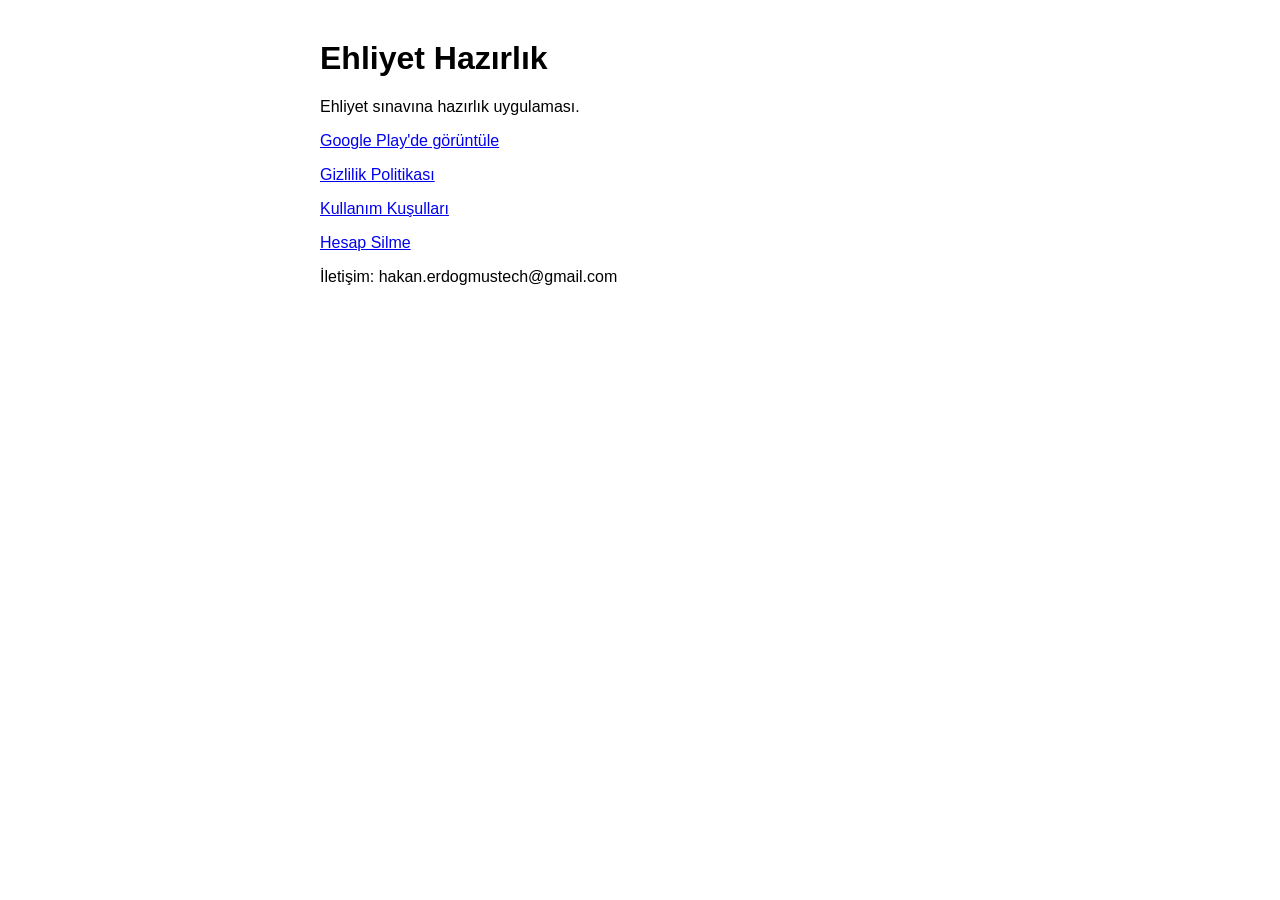
<file: index.html>
<!doctype html>
<html lang="tr">
<head>
  <meta charset="utf-8">
  <meta name="viewport" content="width=device-width, initial-scale=1">
  <title>Ehliyet Hazırlık</title>
</head>
<body style="font-family: sans-serif; max-width: 640px; margin: 40px auto; padding: 0 16px;">
  <h1>Ehliyet Hazırlık</h1>
  <p>Ehliyet sınavına hazırlık uygulaması.</p>
  <p><a href="https://play.google.com/store/apps/details?id=com.hakanerdogmus.ehliyetsinav">Google Play'de görüntüle</a></p>
  <p><a href="https://sites.google.com/view/ehliyetsinavi-app-2026/gizlilik-politikas%C4%B1">Gizlilik Politikası</a></p>
  <p><a href="https://sites.google.com/view/ehliyetsinavi-app-2026/kullan%C4%B1m-ko%C5%9Fullar%C4%B1">Kullanım Kuşulları</a></p>
  <p><a href="https://sites.google.com/view/ehliyetsinavi-app-2026/hesap-silme">Hesap Silme</a></p>
  
  <p>İletişim: hakan.erdogmustech@gmail.com</p>
</body>
</html>
</file>
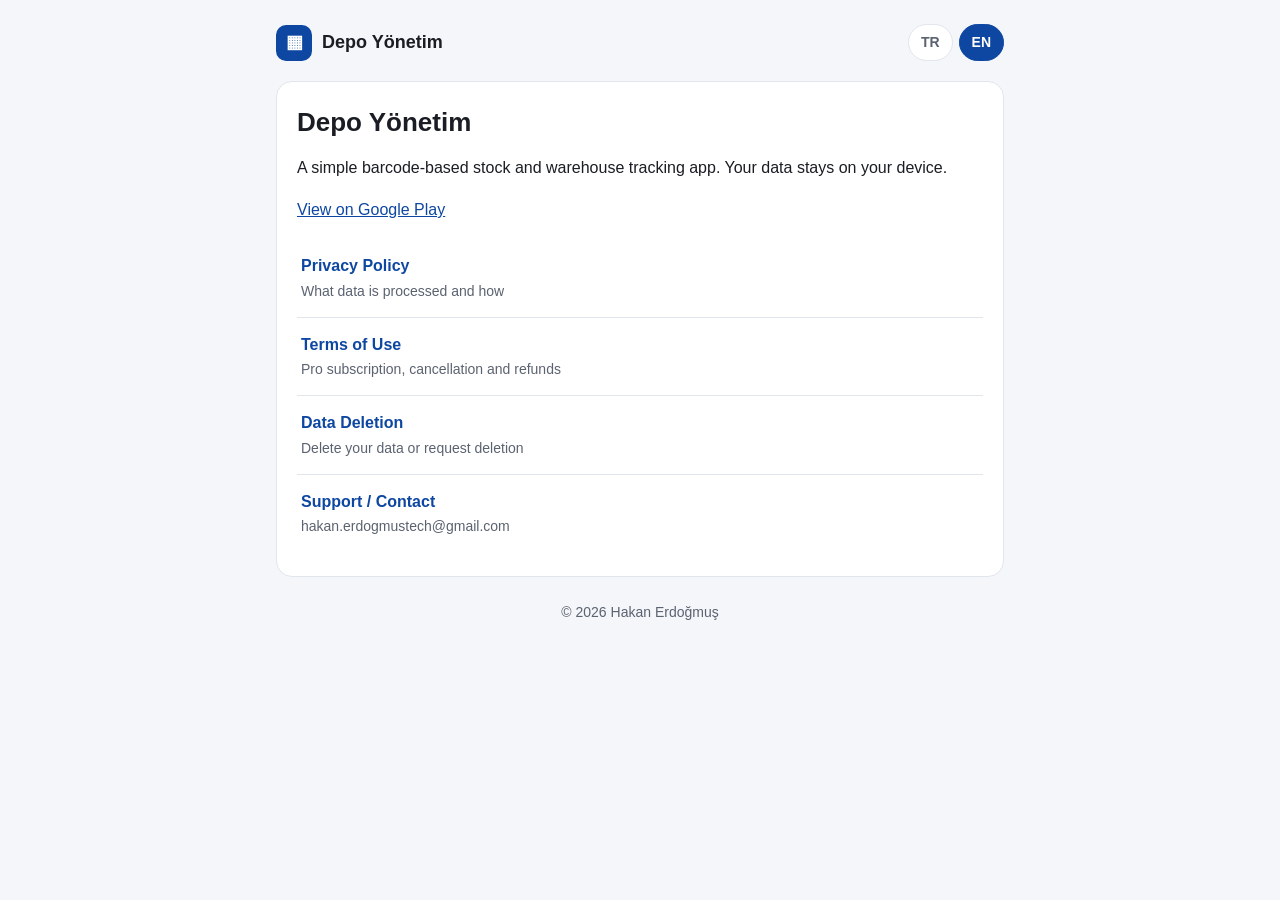
<file: depo-yonetim/index.html>
<!doctype html>
<html lang="tr">
<head>
  <meta charset="utf-8">
  <meta name="viewport" content="width=device-width, initial-scale=1">
  <title>Depo Yönetim</title>
  <meta name="description" content="Depo Yönetim – barkodlu stok takip uygulaması / Barcode stock tracking app.">
  <link rel="stylesheet" href="style.css">
  <script src="lang.js"></script>
</head>
<body>
<div class="wrap" data-title-tr="Depo Yönetim" data-title-en="Depo Yönetim">
  <header class="top">
    <a class="brand" href="./"><span class="logo">▦</span>Depo Yönetim</a>
    <div class="lang"><button data-lang="tr">TR</button><button data-lang="en">EN</button></div>
  </header>

  <section class="section card" lang="tr">
    <h1>Depo Yönetim</h1>
    <p>Barkodlu, basit stok ve depo takip uygulaması. Verileriniz cihazınızda kalır.</p>
    <p><a href="https://play.google.com/store/apps/details?id=com.hakanerdogmus.depo_yonetim" target="_blank" rel="noopener">Google Play'de görüntüle</a></p>
    <ul class="links">
      <li><a href="privacy.html">Gizlilik Politikası<span>Hangi veriler, nasıl işleniyor</span></a></li>
      <li><a href="terms.html">Kullanım Koşulları<span>Pro abonelik, iptal ve iade</span></a></li>
      <li><a href="delete-data.html">Veri Silme<span>Verilerinizi silme ve silme talebi</span></a></li>
      <li><a href="mailto:hakan.erdogmustech@gmail.com">Destek / İletişim<span>hakan.erdogmustech@gmail.com</span></a></li>
    </ul>
  </section>

  <section class="section card" lang="en">
    <h1>Depo Yönetim</h1>
    <p>A simple barcode-based stock and warehouse tracking app. Your data stays on your device.</p>
    <p><a href="https://play.google.com/store/apps/details?id=com.hakanerdogmus.depo_yonetim" target="_blank" rel="noopener">View on Google Play</a></p>
    <ul class="links">
      <li><a href="privacy.html">Privacy Policy<span>What data is processed and how</span></a></li>
      <li><a href="terms.html">Terms of Use<span>Pro subscription, cancellation and refunds</span></a></li>
      <li><a href="delete-data.html">Data Deletion<span>Delete your data or request deletion</span></a></li>
      <li><a href="mailto:hakan.erdogmustech@gmail.com">Support / Contact<span>hakan.erdogmustech@gmail.com</span></a></li>
    </ul>
  </section>

  <footer>© 2026 Hakan Erdoğmuş</footer>
</div>
</body>
</html>
</file>
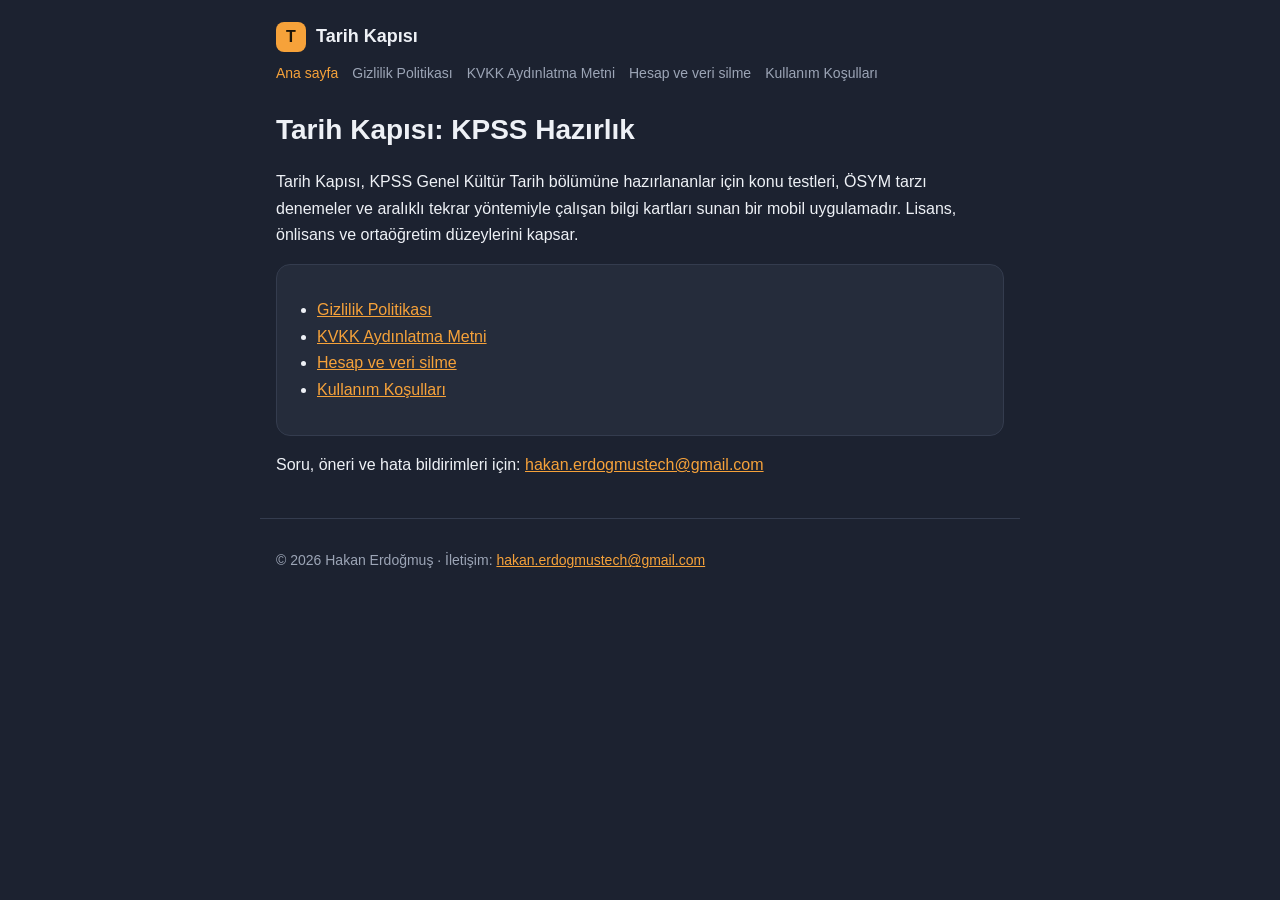
<file: tarih-kapisi/index.html>
<!doctype html>
<html lang="tr">
<head>
<meta charset="utf-8">
<meta name="viewport" content="width=device-width, initial-scale=1">
<title>Ana sayfa – Tarih Kapısı</title>
<meta name="description" content="Tarih Kapısı: KPSS Tarih hazırlık uygulaması">
<link rel="stylesheet" href="style.css">
</head>
<body>
<header><span class="logo">T</span><a href="index.html">Tarih Kapısı</a></header>
<nav>
  <a href="index.html" aria-current="page">Ana sayfa</a>
  <a href="gizlilik.html">Gizlilik Politikası</a>
  <a href="kvkk.html">KVKK Aydınlatma Metni</a>
  <a href="hesap-silme.html">Hesap ve veri silme</a>
  <a href="kullanim-kosullari.html">Kullanım Koşulları</a>
</nav>
<main>

<h1>Tarih Kapısı: KPSS Hazırlık</h1>
<p>Tarih Kapısı, KPSS Genel Kültür Tarih bölümüne hazırlananlar için konu testleri, ÖSYM tarzı denemeler ve aralıklı tekrar yöntemiyle çalışan bilgi kartları sunan bir mobil uygulamadır. Lisans, önlisans ve ortaöğretim düzeylerini kapsar.</p>
<div class="card">
<ul>
<li><a href="gizlilik.html">Gizlilik Politikası</a></li>
<li><a href="kvkk.html">KVKK Aydınlatma Metni</a></li>
<li><a href="hesap-silme.html">Hesap ve veri silme</a></li>
<li><a href="kullanim-kosullari.html">Kullanım Koşulları</a></li>
</ul>
</div>
<p>Soru, öneri ve hata bildirimleri için: <a href="mailto:hakan.erdogmustech@gmail.com">hakan.erdogmustech@gmail.com</a></p>
</main>
<footer>© 2026 Hakan Erdoğmuş · İletişim: <a href="mailto:hakan.erdogmustech@gmail.com">hakan.erdogmustech@gmail.com</a></footer>
</body>
</html>
</file>
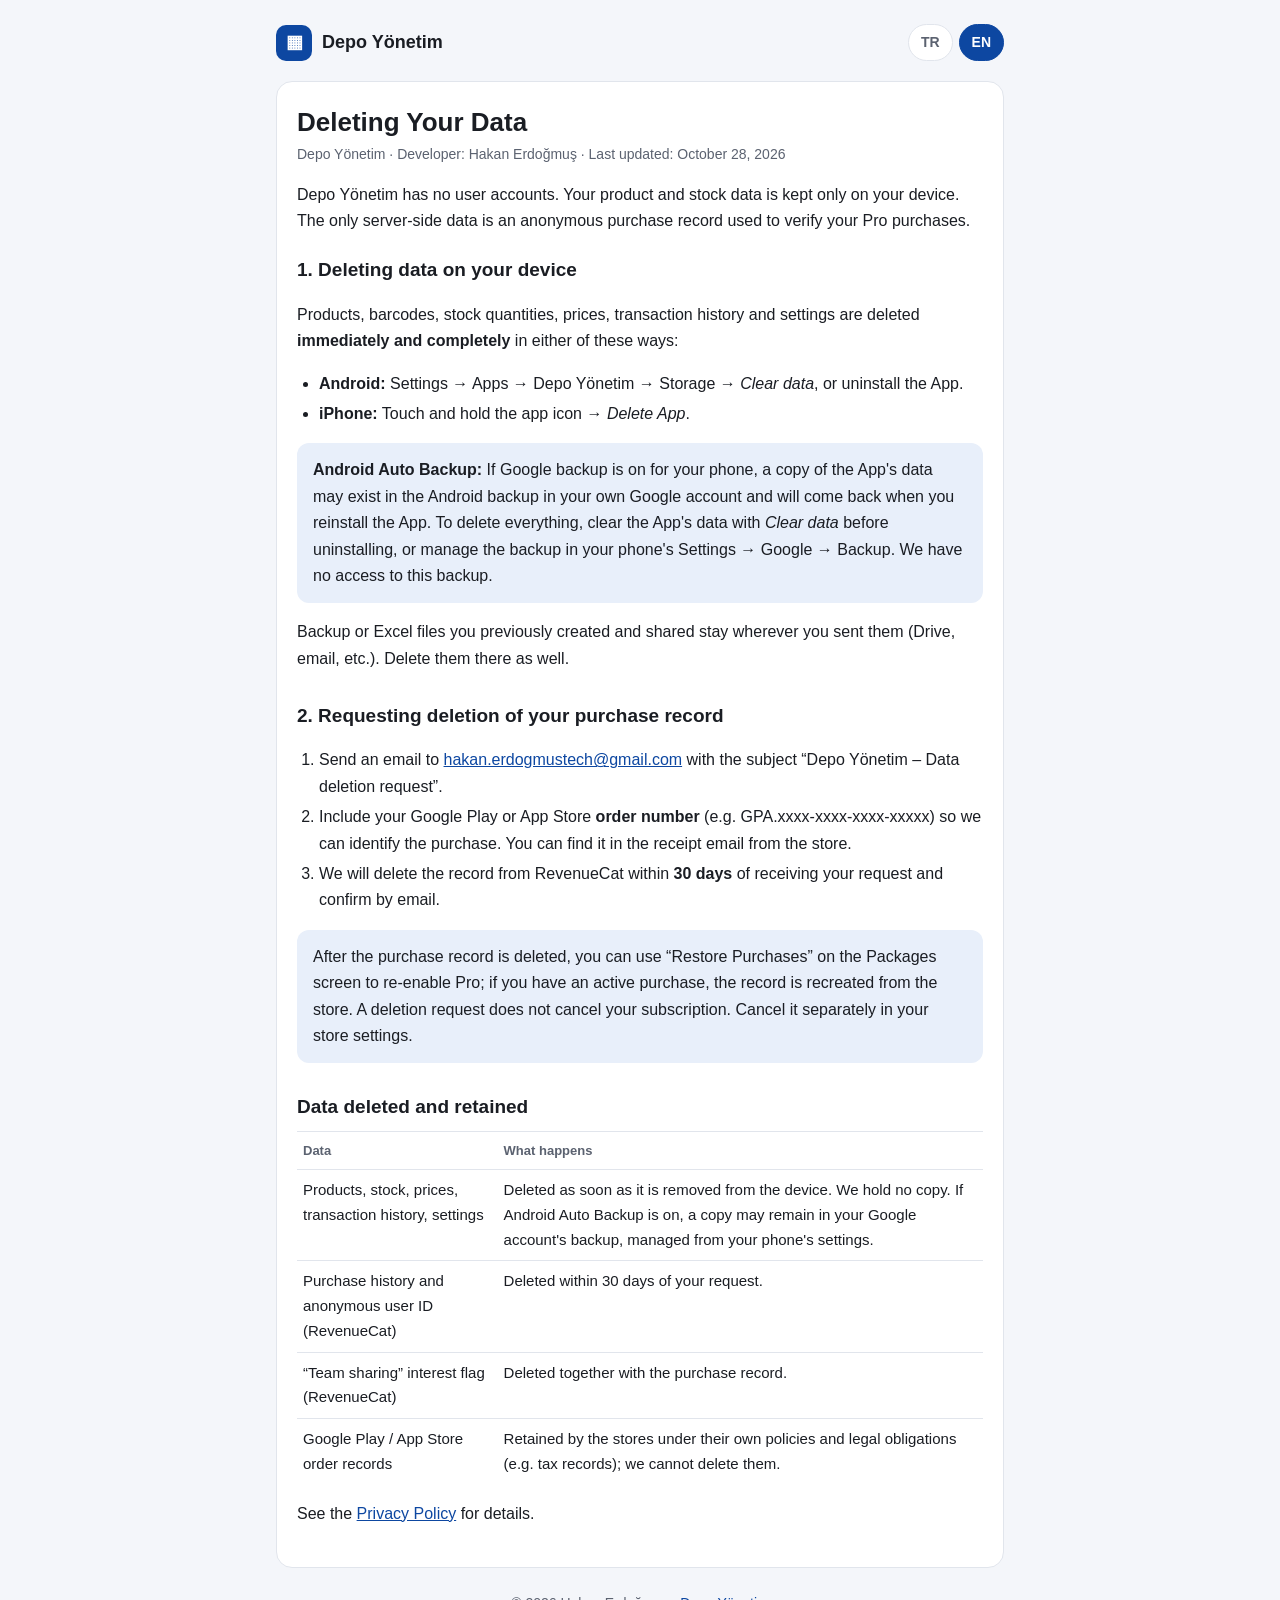
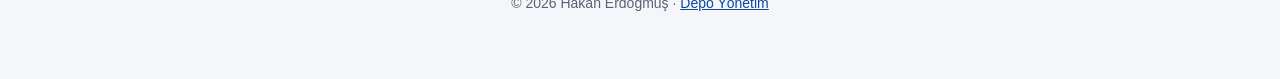
<file: depo-yonetim/delete-data.html>
<!doctype html>
<html lang="tr">
<head>
  <meta charset="utf-8">
  <meta name="viewport" content="width=device-width, initial-scale=1">
  <title>Veri Silme – Depo Yönetim</title>
  <meta name="description" content="Depo Yönetim uygulamasında verilerinizi nasıl silersiniz / How to delete your data in the Depo Yönetim app.">
  <link rel="stylesheet" href="style.css">
  <script src="lang.js"></script>
</head>
<body>
<div class="wrap" data-title-tr="Veri Silme – Depo Yönetim" data-title-en="Data Deletion – Depo Yönetim">
  <header class="top">
    <a class="brand" href="./"><span class="logo">▦</span>Depo Yönetim</a>
    <div class="lang"><button data-lang="tr">TR</button><button data-lang="en">EN</button></div>
  </header>

  <!-- ===================== TÜRKÇE ===================== -->
  <section class="section card" lang="tr">
    <h1>Verilerinizi Silme</h1>
    <p class="meta">Depo Yönetim · Geliştirici: Hakan Erdoğmuş · Son güncelleme: 28 Ekim 2026</p>

    <p>Depo Yönetim'de kullanıcı hesabı yoktur. Ürün ve stok verileriniz yalnızca cihazınızda tutulur. Sunucu tarafında yalnızca Pro satın alımlarınızı doğrulamak için kullanılan anonim bir satın alma kaydı bulunur.</p>

    <h2>1. Cihazınızdaki verileri silme</h2>
    <p>Ürünler, barkodlar, stok miktarları, fiyatlar, işlem geçmişi ve ayarlar şu yollardan biriyle <strong>hemen ve tamamen</strong> silinir:</p>
    <ul>
      <li><strong>Android:</strong> Ayarlar → Uygulamalar → Depo Yönetim → Depolama → <em>Verileri temizle</em>, ya da uygulamayı kaldırın.</li>
      <li><strong>iPhone:</strong> Uygulama simgesine basılı tutun → <em>Uygulamayı Sil</em>.</li>
    </ul>
    <div class="note"><strong>Android otomatik yedeklemesi:</strong> Telefonunuzda Google yedeklemesi açıksa, uygulama verilerinin bir kopyası kendi Google hesabınızdaki Android yedeğinde bulunabilir ve uygulamayı yeniden kurduğunuzda geri gelir. Tamamen silmek için uygulamayı kaldırmadan önce <em>Verileri temizle</em> ile verileri silin ya da telefonunuzun Ayarlar → Google → Yedekleme bölümünden yedeği yönetin. Bu yedeğe bizim erişimimiz yoktur.</div>
    <p>Daha önce oluşturup paylaştığınız yedek veya Excel dosyaları, gönderdiğiniz yerde (Drive, e-posta vb.) kalır. Onları da ilgili yerden silmeniz gerekir.</p>

    <h2>2. Satın alma kaydının silinmesini talep etme</h2>
    <ol>
      <li><a href="mailto:hakan.erdogmustech@gmail.com?subject=Depo%20Y%C3%B6netim%20-%20Veri%20silme%20talebi">hakan.erdogmustech@gmail.com</a> adresine “Depo Yönetim – Veri silme talebi” konulu bir e-posta gönderin.</li>
      <li>Satın alımı tanımlayabilmemiz için e-postaya Google Play veya App Store <strong>sipariş numaranızı</strong> (ör. GPA.xxxx-xxxx-xxxx-xxxxx) ekleyin. Sipariş numarası, mağazanın size gönderdiği makbuz e-postasında yer alır.</li>
      <li>Talebinizi aldıktan sonra en geç <strong>30 gün</strong> içinde ilgili kaydı RevenueCat'ten siler ve size e-postayla bilgi veririz.</li>
    </ol>
    <div class="note">Satın alma kaydı silindikten sonra Pro'yu yeniden açmak için Paketler ekranındaki “Satın Alımları Geri Yükle” seçeneğini kullanabilirsiniz; aktif bir satın alımınız varsa kayıt mağazadan yeniden oluşturulur. Veri silme talebi aboneliği iptal etmez. Aboneliği mağaza ayarlarından ayrıca iptal etmelisiniz.</div>

    <h2>Silinen ve saklanan veriler</h2>
    <table>
      <tr><th>Veri</th><th>Ne olur?</th></tr>
      <tr><td>Ürünler, stok, fiyatlar, işlem geçmişi, ayarlar</td><td>Cihazdan silindiği anda silinir. Bizde kopyası yoktur. Android otomatik yedeklemesi açıksa Google hesabınızdaki yedekte kalabilir; telefon ayarlarından yönetilir.</td></tr>
      <tr><td>Satın alma geçmişi ve anonim kullanıcı kimliği (RevenueCat)</td><td>Talep üzerine 30 gün içinde silinir.</td></tr>
      <tr><td>“Ekiple paylaşım” ilgi kaydı (RevenueCat)</td><td>Satın alma kaydıyla birlikte silinir.</td></tr>
      <tr><td>Google Play / App Store sipariş kayıtları</td><td>Mağazalar tarafından kendi politikaları ve yasal yükümlülükleri (ör. vergi kayıtları) gereği saklanır; bizim silme yetkimiz yoktur.</td></tr>
    </table>

    <p>Ayrıntılar için <a href="privacy.html">Gizlilik Politikası</a>.</p>
  </section>

  <!-- ===================== ENGLISH ===================== -->
  <section class="section card" lang="en">
    <h1>Deleting Your Data</h1>
    <p class="meta">Depo Yönetim · Developer: Hakan Erdoğmuş · Last updated: October 28, 2026</p>

    <p>Depo Yönetim has no user accounts. Your product and stock data is kept only on your device. The only server-side data is an anonymous purchase record used to verify your Pro purchases.</p>

    <h2>1. Deleting data on your device</h2>
    <p>Products, barcodes, stock quantities, prices, transaction history and settings are deleted <strong>immediately and completely</strong> in either of these ways:</p>
    <ul>
      <li><strong>Android:</strong> Settings → Apps → Depo Yönetim → Storage → <em>Clear data</em>, or uninstall the App.</li>
      <li><strong>iPhone:</strong> Touch and hold the app icon → <em>Delete App</em>.</li>
    </ul>
    <div class="note"><strong>Android Auto Backup:</strong> If Google backup is on for your phone, a copy of the App's data may exist in the Android backup in your own Google account and will come back when you reinstall the App. To delete everything, clear the App's data with <em>Clear data</em> before uninstalling, or manage the backup in your phone's Settings → Google → Backup. We have no access to this backup.</div>
    <p>Backup or Excel files you previously created and shared stay wherever you sent them (Drive, email, etc.). Delete them there as well.</p>

    <h2>2. Requesting deletion of your purchase record</h2>
    <ol>
      <li>Send an email to <a href="mailto:hakan.erdogmustech@gmail.com?subject=Depo%20Y%C3%B6netim%20-%20Data%20deletion%20request">hakan.erdogmustech@gmail.com</a> with the subject “Depo Yönetim – Data deletion request”.</li>
      <li>Include your Google Play or App Store <strong>order number</strong> (e.g. GPA.xxxx-xxxx-xxxx-xxxxx) so we can identify the purchase. You can find it in the receipt email from the store.</li>
      <li>We will delete the record from RevenueCat within <strong>30 days</strong> of receiving your request and confirm by email.</li>
    </ol>
    <div class="note">After the purchase record is deleted, you can use “Restore Purchases” on the Packages screen to re-enable Pro; if you have an active purchase, the record is recreated from the store. A deletion request does not cancel your subscription. Cancel it separately in your store settings.</div>

    <h2>Data deleted and retained</h2>
    <table>
      <tr><th>Data</th><th>What happens</th></tr>
      <tr><td>Products, stock, prices, transaction history, settings</td><td>Deleted as soon as it is removed from the device. We hold no copy. If Android Auto Backup is on, a copy may remain in your Google account's backup, managed from your phone's settings.</td></tr>
      <tr><td>Purchase history and anonymous user ID (RevenueCat)</td><td>Deleted within 30 days of your request.</td></tr>
      <tr><td>“Team sharing” interest flag (RevenueCat)</td><td>Deleted together with the purchase record.</td></tr>
      <tr><td>Google Play / App Store order records</td><td>Retained by the stores under their own policies and legal obligations (e.g. tax records); we cannot delete them.</td></tr>
    </table>

    <p>See the <a href="privacy.html">Privacy Policy</a> for details.</p>
  </section>

  <footer>© 2026 Hakan Erdoğmuş · <a href="./">Depo Yönetim</a></footer>
</div>
</body>
</html>
</file>
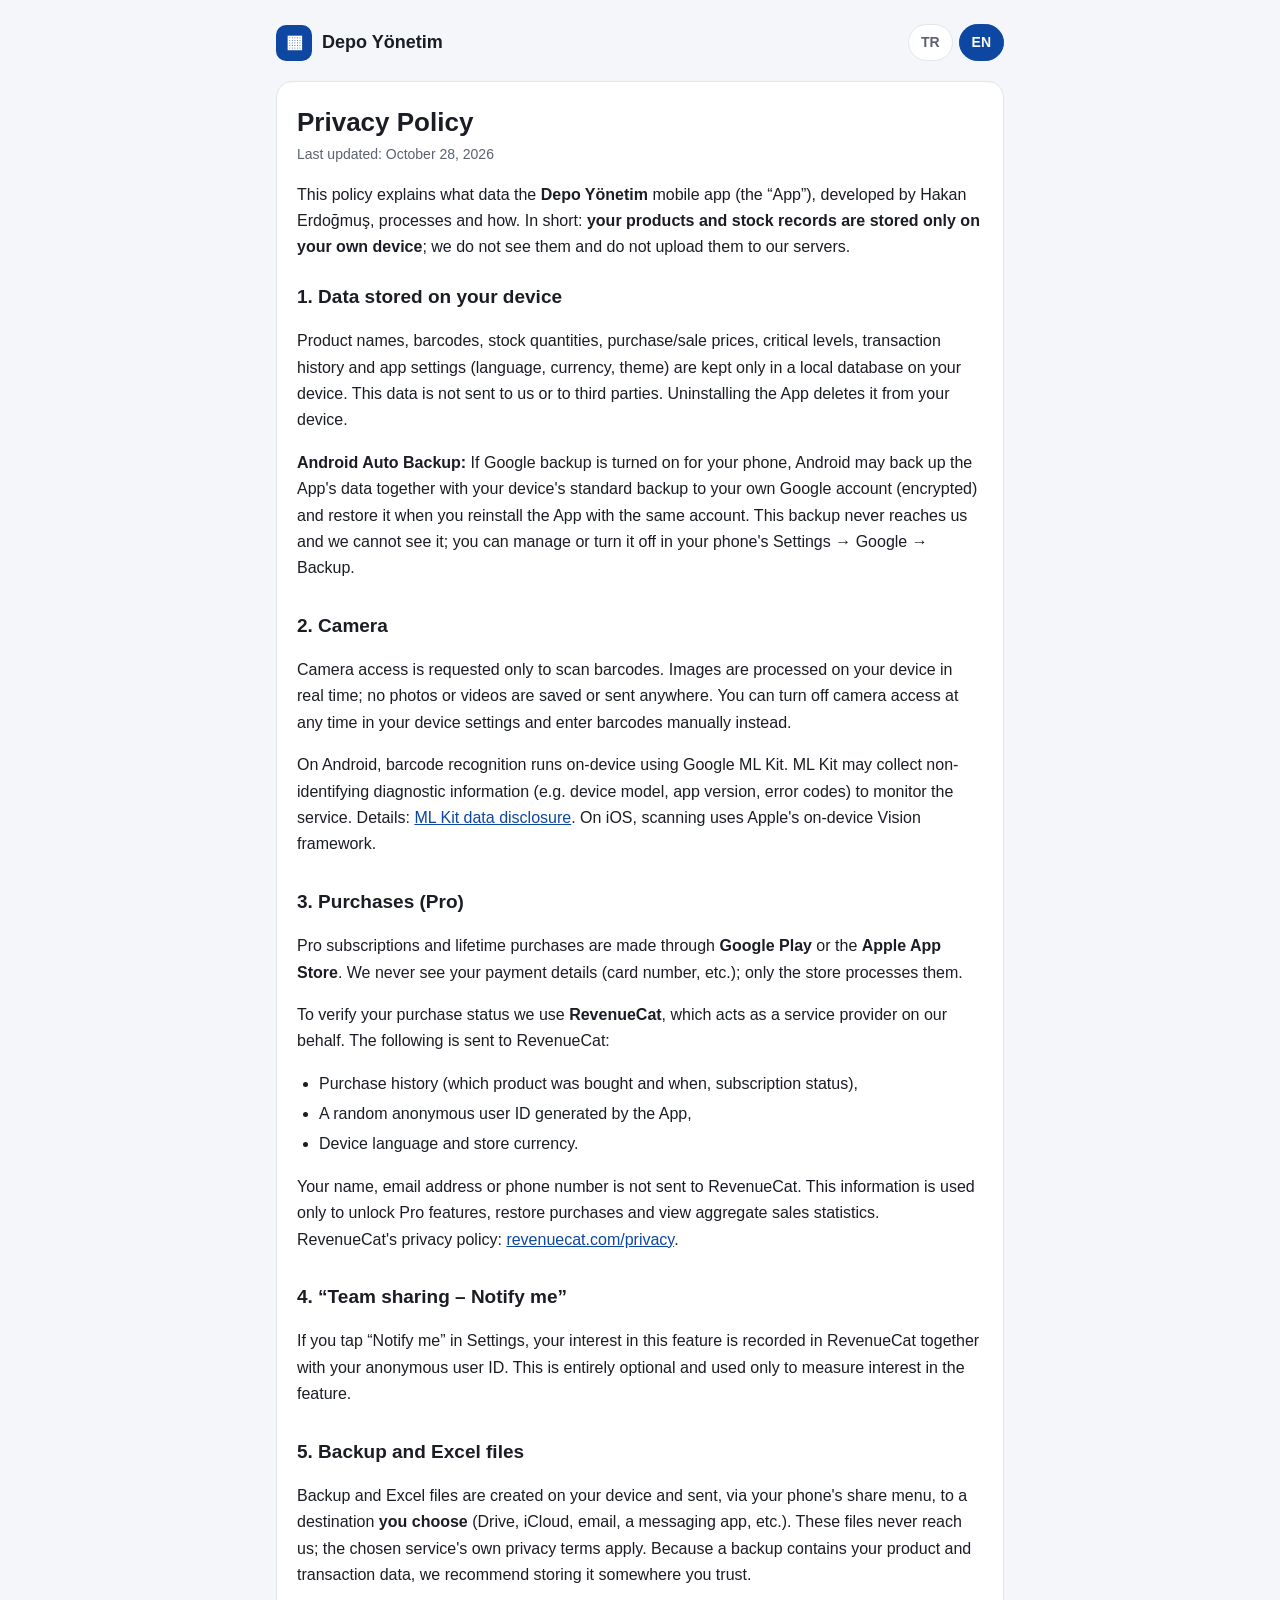
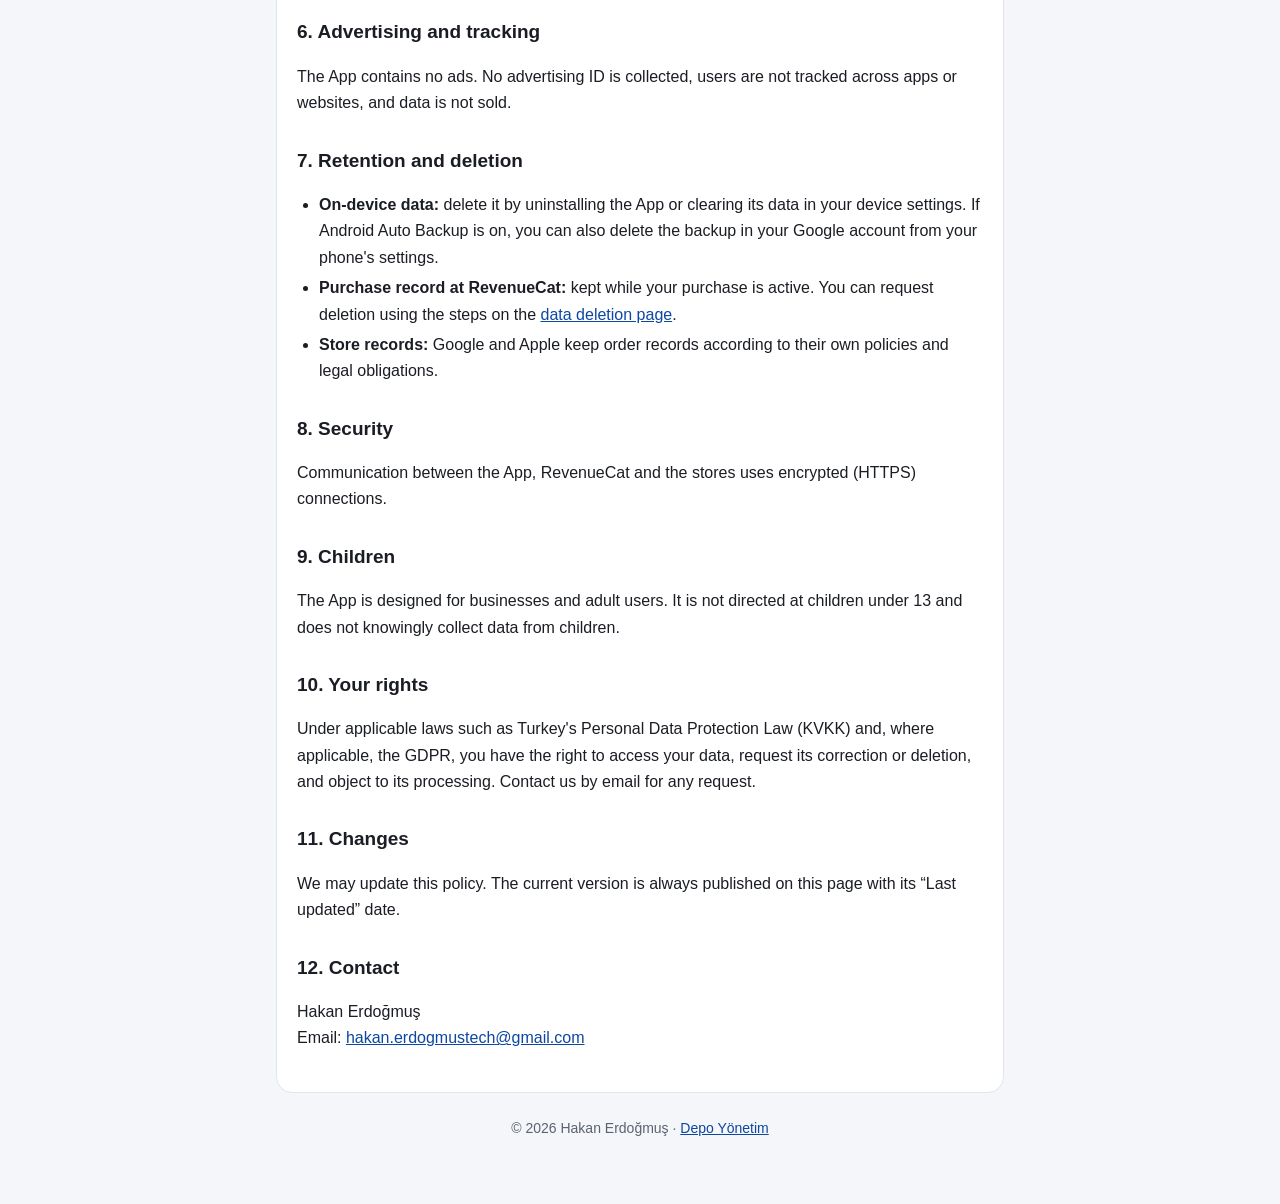
<file: depo-yonetim/privacy.html>
<!doctype html>
<html lang="tr">
<head>
  <meta charset="utf-8">
  <meta name="viewport" content="width=device-width, initial-scale=1">
  <title>Gizlilik Politikası – Depo Yönetim</title>
  <meta name="description" content="Depo Yönetim uygulamasının gizlilik politikası / Privacy policy of the Depo Yönetim app.">
  <link rel="stylesheet" href="style.css">
  <script src="lang.js"></script>
</head>
<body>
<div class="wrap" data-title-tr="Gizlilik Politikası – Depo Yönetim" data-title-en="Privacy Policy – Depo Yönetim">
  <header class="top">
    <a class="brand" href="./"><span class="logo">▦</span>Depo Yönetim</a>
    <div class="lang"><button data-lang="tr">TR</button><button data-lang="en">EN</button></div>
  </header>

  <!-- ===================== TÜRKÇE ===================== -->
  <section class="section card" lang="tr">
    <h1>Gizlilik Politikası</h1>
    <p class="meta">Son güncelleme: 28 Ekim 2026</p>

    <p>Bu politika, Hakan Erdoğmuş tarafından geliştirilen <strong>Depo Yönetim</strong> mobil uygulamasının (“Uygulama”) hangi verileri nasıl işlediğini açıklar. Kısaca: <strong>ürünleriniz ve stok kayıtlarınız yalnızca kendi cihazınızda saklanır</strong>; biz bu verileri görmeyiz, sunucularımıza almayız.</p>

    <h2>1. Cihazınızda saklanan veriler</h2>
    <p>Ürün adları, barkodlar, stok miktarları, alış/satış fiyatları, kritik seviyeler, işlem geçmişi ve uygulama ayarları (dil, para birimi, tema) yalnızca cihazınızdaki yerel veritabanında tutulur. Bu veriler bize veya üçüncü taraflara gönderilmez. Uygulamayı sildiğinizde bu veriler de cihazınızdan silinir.</p>
    <p><strong>Android otomatik yedekleme:</strong> Telefonunuzda Google yedeklemesi açıksa Android, uygulama verilerini cihazınızın standart yedeğiyle birlikte kendi Google hesabınıza şifreli olarak yedekleyebilir ve uygulamayı aynı hesapla yeniden kurduğunuzda geri yükleyebilir. Bu yedek bize ulaşmaz ve bizim tarafımızdan görülemez; telefonunuzun Ayarlar → Google → Yedekleme bölümünden yönetebilir veya kapatabilirsiniz.</p>

    <h2>2. Kamera</h2>
    <p>Kamera izni yalnızca barkod taramak için istenir. Görüntüler cihazınızda anlık olarak işlenir; fotoğraf veya video kaydedilmez ve hiçbir yere gönderilmez. Kamera iznini istediğiniz zaman cihaz ayarlarından kapatabilirsiniz; bu durumda barkodu elle girebilirsiniz.</p>
    <p>Android'de barkod tanıma, cihaz üzerinde çalışan Google ML Kit ile yapılır. ML Kit, hizmetin çalışmasını ve hatalarını izlemek için kişiyi tanımlamayan teşhis bilgileri (ör. cihaz modeli, uygulama sürümü, hata kodları) toplayabilir. Ayrıntılar: <a href="https://developers.google.com/ml-kit/android-data-disclosure" target="_blank" rel="noopener">ML Kit veri açıklaması</a>. iOS'ta tarama Apple'ın cihaz üzerindeki Vision altyapısıyla yapılır.</p>

    <h2>3. Satın almalar (Pro)</h2>
    <p>Pro abonelik ve ömür boyu satın alma işlemleri <strong>Google Play</strong> veya <strong>Apple App Store</strong> üzerinden yapılır. Ödeme bilgilerinizi (kart numarası vb.) biz görmeyiz; bunları yalnızca ilgili mağaza işler.</p>
    <p>Satın alma durumunuzu doğrulamak için, bizim adımıza hizmet sağlayıcı olarak çalışan <strong>RevenueCat</strong> kullanılır. RevenueCat'e şu bilgiler iletilir:</p>
    <ul>
      <li>Satın alma geçmişi (hangi ürünün ne zaman alındığı, abonelik durumu),</li>
      <li>Uygulamanın rastgele oluşturduğu anonim bir kullanıcı kimliği,</li>
      <li>Cihaz dili ve mağaza para birimi.</li>
    </ul>
    <p>Adınız, e-posta adresiniz veya telefon numaranız RevenueCat'e gönderilmez. Bu bilgiler yalnızca Pro özelliklerini açmak, satın alımları geri yüklemek ve toplu satış istatistikleri görmek için kullanılır. RevenueCat'in gizlilik politikası: <a href="https://www.revenuecat.com/privacy" target="_blank" rel="noopener">revenuecat.com/privacy</a>.</p>

    <h2>4. “Ekiple paylaşım – Haber ver”</h2>
    <p>Ayarlar'daki “Haber ver” butonuna basarsanız, bu özelliğe ilgi duyduğunuz bilgisi anonim kullanıcı kimliğinizle birlikte RevenueCat'e kaydedilir. Bu tamamen isteğe bağlıdır ve yalnızca özelliğe ne kadar ilgi olduğunu ölçmek için kullanılır.</p>

    <h2>5. Yedekleme ve Excel dosyaları</h2>
    <p>Yedek ve Excel dosyaları cihazınızda oluşturulur ve telefonunuzun paylaşım menüsüyle <strong>sizin seçtiğiniz</strong> yere (Drive, iCloud, e-posta, mesajlaşma uygulaması vb.) gönderilir. Bu dosyalar bize ulaşmaz; seçtiğiniz hizmetin kendi gizlilik koşulları geçerlidir. Yedek dosyası ürün ve işlem bilgilerinizi içerdiği için güvendiğiniz yerlerde saklamanızı öneririz.</p>

    <h2>6. Reklam ve takip</h2>
    <p>Uygulamada reklam yoktur. Reklam kimliği toplanmaz, kullanıcılar uygulamalar veya web siteleri arasında takip edilmez ve veriler satılmaz.</p>

    <h2>7. Verilerin saklanması ve silinmesi</h2>
    <ul>
      <li><strong>Cihazdaki veriler:</strong> Uygulamayı silerek veya cihaz ayarlarından uygulama verilerini temizleyerek silebilirsiniz. Android otomatik yedeklemesi açıksa Google hesabınızdaki yedeği de telefon ayarlarından silebilirsiniz.</li>
      <li><strong>RevenueCat'teki satın alma kaydı:</strong> Hesabınız aktif olduğu sürece saklanır. Silinmesini <a href="delete-data.html">veri silme sayfasındaki</a> adımlarla talep edebilirsiniz.</li>
      <li><strong>Mağaza kayıtları:</strong> Google ve Apple, sipariş kayıtlarını kendi politikaları ve yasal yükümlülükleri doğrultusunda saklar.</li>
    </ul>

    <h2>8. Güvenlik</h2>
    <p>Uygulamanın RevenueCat ve mağazalarla iletişimi şifreli (HTTPS) bağlantı üzerinden yapılır.</p>

    <h2>9. Çocuklar</h2>
    <p>Uygulama işletmeler ve yetişkin kullanıcılar için tasarlanmıştır; 13 yaşından küçük çocuklara yönelik değildir ve bilerek çocuklardan veri toplamaz.</p>

    <h2>10. Haklarınız</h2>
    <p>6698 sayılı Kişisel Verilerin Korunması Kanunu (KVKK) ve geçerli olduğu yerlerde GDPR kapsamında; verilerinize erişme, düzeltilmesini veya silinmesini isteme ve işlenmesine itiraz etme haklarına sahipsiniz. Talepleriniz için bize e-posta ile ulaşabilirsiniz.</p>

    <h2>11. Değişiklikler</h2>
    <p>Bu politikayı güncelleyebiliriz. Güncel sürüm her zaman bu sayfada, “Son güncelleme” tarihiyle yayınlanır.</p>

    <h2>12. İletişim</h2>
    <p>Hakan Erdoğmuş<br>E-posta: <a href="mailto:hakan.erdogmustech@gmail.com">hakan.erdogmustech@gmail.com</a></p>
  </section>

  <!-- ===================== ENGLISH ===================== -->
  <section class="section card" lang="en">
    <h1>Privacy Policy</h1>
    <p class="meta">Last updated: October 28, 2026</p>

    <p>This policy explains what data the <strong>Depo Yönetim</strong> mobile app (the “App”), developed by Hakan Erdoğmuş, processes and how. In short: <strong>your products and stock records are stored only on your own device</strong>; we do not see them and do not upload them to our servers.</p>

    <h2>1. Data stored on your device</h2>
    <p>Product names, barcodes, stock quantities, purchase/sale prices, critical levels, transaction history and app settings (language, currency, theme) are kept only in a local database on your device. This data is not sent to us or to third parties. Uninstalling the App deletes it from your device.</p>
    <p><strong>Android Auto Backup:</strong> If Google backup is turned on for your phone, Android may back up the App's data together with your device's standard backup to your own Google account (encrypted) and restore it when you reinstall the App with the same account. This backup never reaches us and we cannot see it; you can manage or turn it off in your phone's Settings → Google → Backup.</p>

    <h2>2. Camera</h2>
    <p>Camera access is requested only to scan barcodes. Images are processed on your device in real time; no photos or videos are saved or sent anywhere. You can turn off camera access at any time in your device settings and enter barcodes manually instead.</p>
    <p>On Android, barcode recognition runs on-device using Google ML Kit. ML Kit may collect non-identifying diagnostic information (e.g. device model, app version, error codes) to monitor the service. Details: <a href="https://developers.google.com/ml-kit/android-data-disclosure" target="_blank" rel="noopener">ML Kit data disclosure</a>. On iOS, scanning uses Apple's on-device Vision framework.</p>

    <h2>3. Purchases (Pro)</h2>
    <p>Pro subscriptions and lifetime purchases are made through <strong>Google Play</strong> or the <strong>Apple App Store</strong>. We never see your payment details (card number, etc.); only the store processes them.</p>
    <p>To verify your purchase status we use <strong>RevenueCat</strong>, which acts as a service provider on our behalf. The following is sent to RevenueCat:</p>
    <ul>
      <li>Purchase history (which product was bought and when, subscription status),</li>
      <li>A random anonymous user ID generated by the App,</li>
      <li>Device language and store currency.</li>
    </ul>
    <p>Your name, email address or phone number is not sent to RevenueCat. This information is used only to unlock Pro features, restore purchases and view aggregate sales statistics. RevenueCat's privacy policy: <a href="https://www.revenuecat.com/privacy" target="_blank" rel="noopener">revenuecat.com/privacy</a>.</p>

    <h2>4. “Team sharing – Notify me”</h2>
    <p>If you tap “Notify me” in Settings, your interest in this feature is recorded in RevenueCat together with your anonymous user ID. This is entirely optional and used only to measure interest in the feature.</p>

    <h2>5. Backup and Excel files</h2>
    <p>Backup and Excel files are created on your device and sent, via your phone's share menu, to a destination <strong>you choose</strong> (Drive, iCloud, email, a messaging app, etc.). These files never reach us; the chosen service's own privacy terms apply. Because a backup contains your product and transaction data, we recommend storing it somewhere you trust.</p>

    <h2>6. Advertising and tracking</h2>
    <p>The App contains no ads. No advertising ID is collected, users are not tracked across apps or websites, and data is not sold.</p>

    <h2>7. Retention and deletion</h2>
    <ul>
      <li><strong>On-device data:</strong> delete it by uninstalling the App or clearing its data in your device settings. If Android Auto Backup is on, you can also delete the backup in your Google account from your phone's settings.</li>
      <li><strong>Purchase record at RevenueCat:</strong> kept while your purchase is active. You can request deletion using the steps on the <a href="delete-data.html">data deletion page</a>.</li>
      <li><strong>Store records:</strong> Google and Apple keep order records according to their own policies and legal obligations.</li>
    </ul>

    <h2>8. Security</h2>
    <p>Communication between the App, RevenueCat and the stores uses encrypted (HTTPS) connections.</p>

    <h2>9. Children</h2>
    <p>The App is designed for businesses and adult users. It is not directed at children under 13 and does not knowingly collect data from children.</p>

    <h2>10. Your rights</h2>
    <p>Under applicable laws such as Turkey's Personal Data Protection Law (KVKK) and, where applicable, the GDPR, you have the right to access your data, request its correction or deletion, and object to its processing. Contact us by email for any request.</p>

    <h2>11. Changes</h2>
    <p>We may update this policy. The current version is always published on this page with its “Last updated” date.</p>

    <h2>12. Contact</h2>
    <p>Hakan Erdoğmuş<br>Email: <a href="mailto:hakan.erdogmustech@gmail.com">hakan.erdogmustech@gmail.com</a></p>
  </section>

  <footer>© 2026 Hakan Erdoğmuş · <a href="./">Depo Yönetim</a></footer>
</div>
</body>
</html>
</file>
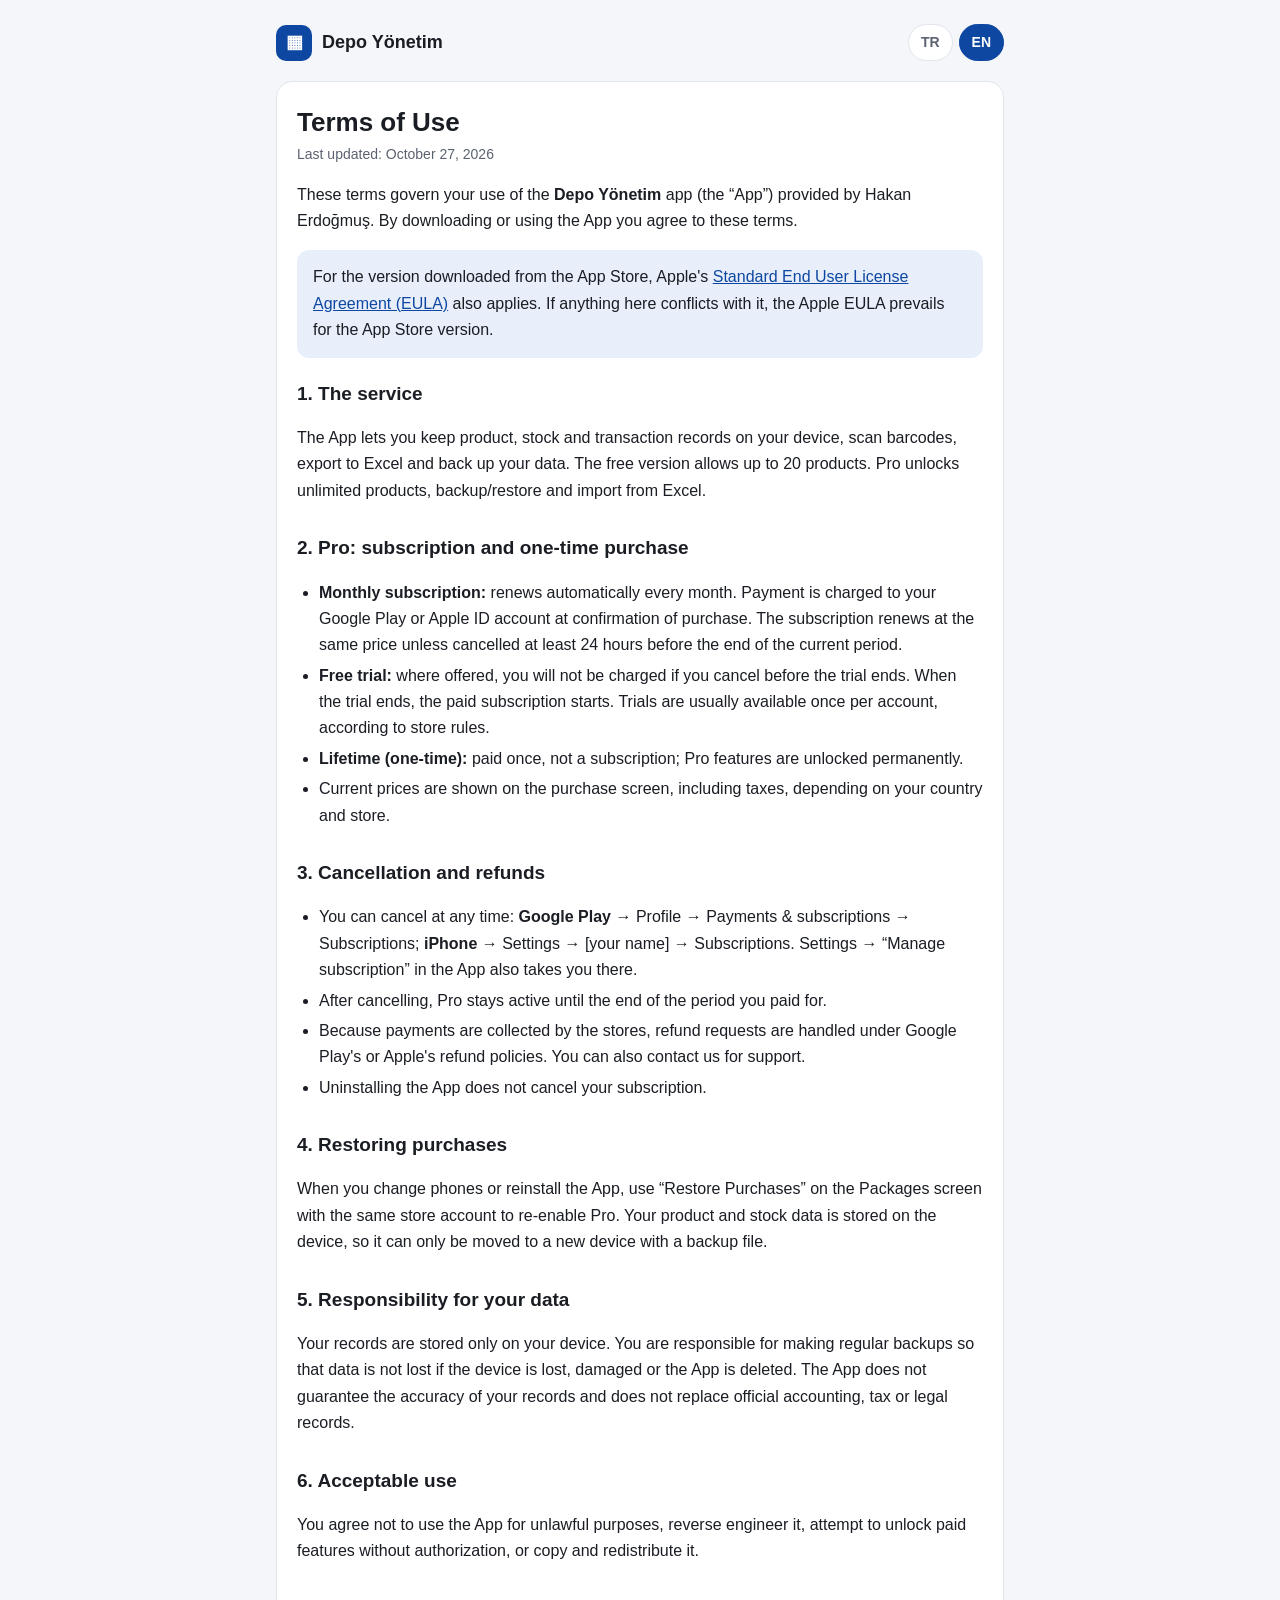
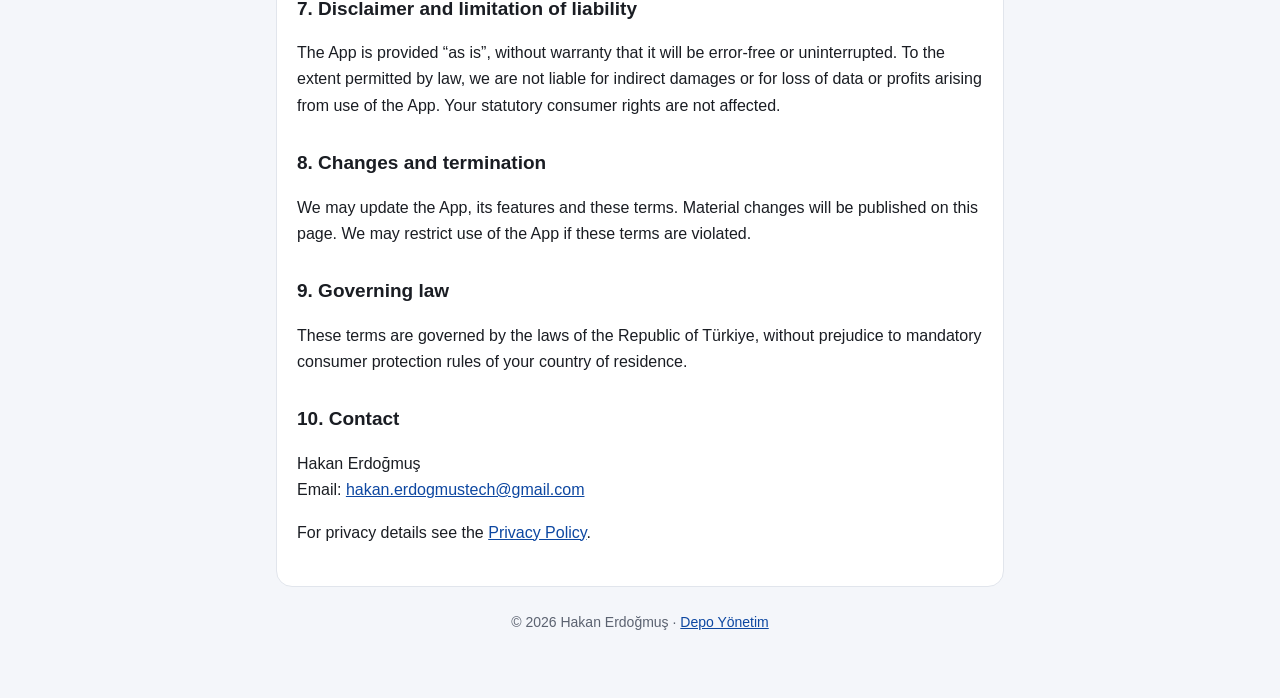
<file: depo-yonetim/terms.html>
<!doctype html>
<html lang="tr">
<head>
  <meta charset="utf-8">
  <meta name="viewport" content="width=device-width, initial-scale=1">
  <title>Kullanım Koşulları – Depo Yönetim</title>
  <meta name="description" content="Depo Yönetim kullanım koşulları / Terms of use of the Depo Yönetim app.">
  <link rel="stylesheet" href="style.css">
  <script src="lang.js"></script>
</head>
<body>
<div class="wrap" data-title-tr="Kullanım Koşulları – Depo Yönetim" data-title-en="Terms of Use – Depo Yönetim">
  <header class="top">
    <a class="brand" href="./"><span class="logo">▦</span>Depo Yönetim</a>
    <div class="lang"><button data-lang="tr">TR</button><button data-lang="en">EN</button></div>
  </header>

  <!-- ===================== TÜRKÇE ===================== -->
  <section class="section card" lang="tr">
    <h1>Kullanım Koşulları</h1>
    <p class="meta">Son güncelleme: 27 Ekim 2026</p>

    <p>Bu koşullar, Hakan Erdoğmuş tarafından sunulan <strong>Depo Yönetim</strong> uygulamasının (“Uygulama”) kullanımını düzenler. Uygulamayı indirerek veya kullanarak bu koşulları kabul etmiş olursunuz.</p>
    <div class="note">App Store'dan indirilen sürüm için ayrıca Apple'ın <a href="https://www.apple.com/legal/internet-services/itunes/dev/stdeula/" target="_blank" rel="noopener">Standart Son Kullanıcı Lisans Sözleşmesi (EULA)</a> geçerlidir. Bu koşullarla çelişen bir durumda, App Store sürümü için Apple EULA önceliklidir.</div>

    <h2>1. Hizmet</h2>
    <p>Uygulama; ürün, stok ve işlem kayıtlarını cihazınızda tutmanızı, barkod taramanızı, verilerinizi Excel'e aktarmanızı ve yedeklemenizi sağlar. Ücretsiz sürümde en fazla 20 ürün kaydedilebilir. Pro sürüm sınırsız ürün, yedekleme/geri yükleme ve Excel'den içe aktarma özelliklerini açar.</p>

    <h2>2. Pro: abonelik ve tek seferlik satın alma</h2>
    <ul>
      <li><strong>Aylık abonelik:</strong> Her ay otomatik olarak yenilenir. Ücret, satın almanın onaylandığı anda Google Play veya Apple ID hesabınızdan alınır. Abonelik, mevcut dönemin bitiminden en az 24 saat önce iptal edilmezse aynı fiyattan yenilenir.</li>
      <li><strong>Ücretsiz deneme:</strong> Sunulduğu durumlarda, deneme süresi bitmeden iptal ederseniz ücret alınmaz. Deneme bitince abonelik ücretli olarak başlar. Deneme hakkı, mağazanın kurallarına göre genellikle hesap başına bir kez verilir.</li>
      <li><strong>Ömür boyu (tek seferlik):</strong> Bir kez ödenir, abonelik değildir; Pro özellikleri kalıcı olarak açılır.</li>
      <li>Güncel fiyatlar satın alma ekranında, ülkenize ve mağazaya göre vergiler dahil gösterilir.</li>
    </ul>

    <h2>3. İptal ve iade</h2>
    <ul>
      <li>Aboneliği istediğiniz zaman iptal edebilirsiniz: <strong>Google Play</strong> → Profil → Ödemeler ve abonelikler → Abonelikler; <strong>iPhone</strong> → Ayarlar → [adınız] → Abonelikler. Uygulamadaki Ayarlar → “Aboneliği Yönet” de sizi bu sayfaya götürür.</li>
      <li>İptal ettiğinizde Pro, ödediğiniz dönemin sonuna kadar açık kalır.</li>
      <li>Ödemeler mağazalar tarafından alındığı için iade talepleri Google Play veya Apple'ın iade politikalarına göre değerlendirilir. Destek için bize de yazabilirsiniz.</li>
      <li>Uygulamayı silmek aboneliği iptal etmez.</li>
    </ul>

    <h2>4. Satın alımları geri yükleme</h2>
    <p>Telefon değiştirdiğinizde veya uygulamayı yeniden kurduğunuzda, aynı mağaza hesabıyla Paketler ekranındaki “Satın Alımları Geri Yükle” seçeneğini kullanarak Pro'yu yeniden açabilirsiniz. Ürün ve stok verileriniz ise cihazınızda tutulduğu için yeni cihaza ancak yedek dosyasıyla taşınabilir.</p>

    <h2>5. Verilerinizin sorumluluğu</h2>
    <p>Kayıtlarınız yalnızca cihazınızda saklanır. Cihazın kaybolması, bozulması veya uygulamanın silinmesi durumunda verilerin kaybolmaması için düzenli olarak yedek almanız sizin sorumluluğunuzdadır. Uygulama kayıtlarınızın doğruluğunu garanti etmez; resmi muhasebe, vergi veya yasal kayıt yerine geçmez.</p>

    <h2>6. Kullanım kuralları</h2>
    <p>Uygulamayı yasalara aykırı amaçlarla kullanmamayı, tersine mühendislik yapmamayı, ücretli özellikleri izinsiz açmaya çalışmamayı ve uygulamayı kopyalayıp dağıtmamayı kabul edersiniz.</p>

    <h2>7. Garanti reddi ve sorumluluğun sınırlandırılması</h2>
    <p>Uygulama “olduğu gibi” sunulur. Hatasız veya kesintisiz çalışacağı garanti edilmez. Yürürlükteki mevzuatın izin verdiği ölçüde, uygulamanın kullanımından doğan dolaylı zararlardan, veri veya kazanç kayıplarından sorumlu tutulamayız. Tüketici olarak yasalardan doğan haklarınız saklıdır.</p>

    <h2>8. Değişiklikler ve sona erme</h2>
    <p>Uygulamayı, özelliklerini ve bu koşulları güncelleyebiliriz. Önemli değişiklikler bu sayfada yayınlanır. Koşulları ihlal etmeniz durumunda uygulamanın kullanımını kısıtlama hakkımız saklıdır.</p>

    <h2>9. Uygulanacak hukuk</h2>
    <p>Bu koşullar Türkiye Cumhuriyeti hukukuna tabidir. Tüketici olarak ikamet ettiğiniz ülkenin zorunlu tüketici koruma hükümleri saklıdır.</p>

    <h2>10. İletişim</h2>
    <p>Hakan Erdoğmuş<br>E-posta: <a href="mailto:hakan.erdogmustech@gmail.com">hakan.erdogmustech@gmail.com</a></p>
    <p>Gizlilikle ilgili ayrıntılar için: <a href="privacy.html">Gizlilik Politikası</a></p>
  </section>

  <!-- ===================== ENGLISH ===================== -->
  <section class="section card" lang="en">
    <h1>Terms of Use</h1>
    <p class="meta">Last updated: October 27, 2026</p>

    <p>These terms govern your use of the <strong>Depo Yönetim</strong> app (the “App”) provided by Hakan Erdoğmuş. By downloading or using the App you agree to these terms.</p>
    <div class="note">For the version downloaded from the App Store, Apple's <a href="https://www.apple.com/legal/internet-services/itunes/dev/stdeula/" target="_blank" rel="noopener">Standard End User License Agreement (EULA)</a> also applies. If anything here conflicts with it, the Apple EULA prevails for the App Store version.</div>

    <h2>1. The service</h2>
    <p>The App lets you keep product, stock and transaction records on your device, scan barcodes, export to Excel and back up your data. The free version allows up to 20 products. Pro unlocks unlimited products, backup/restore and import from Excel.</p>

    <h2>2. Pro: subscription and one-time purchase</h2>
    <ul>
      <li><strong>Monthly subscription:</strong> renews automatically every month. Payment is charged to your Google Play or Apple ID account at confirmation of purchase. The subscription renews at the same price unless cancelled at least 24 hours before the end of the current period.</li>
      <li><strong>Free trial:</strong> where offered, you will not be charged if you cancel before the trial ends. When the trial ends, the paid subscription starts. Trials are usually available once per account, according to store rules.</li>
      <li><strong>Lifetime (one-time):</strong> paid once, not a subscription; Pro features are unlocked permanently.</li>
      <li>Current prices are shown on the purchase screen, including taxes, depending on your country and store.</li>
    </ul>

    <h2>3. Cancellation and refunds</h2>
    <ul>
      <li>You can cancel at any time: <strong>Google Play</strong> → Profile → Payments &amp; subscriptions → Subscriptions; <strong>iPhone</strong> → Settings → [your name] → Subscriptions. Settings → “Manage subscription” in the App also takes you there.</li>
      <li>After cancelling, Pro stays active until the end of the period you paid for.</li>
      <li>Because payments are collected by the stores, refund requests are handled under Google Play's or Apple's refund policies. You can also contact us for support.</li>
      <li>Uninstalling the App does not cancel your subscription.</li>
    </ul>

    <h2>4. Restoring purchases</h2>
    <p>When you change phones or reinstall the App, use “Restore Purchases” on the Packages screen with the same store account to re-enable Pro. Your product and stock data is stored on the device, so it can only be moved to a new device with a backup file.</p>

    <h2>5. Responsibility for your data</h2>
    <p>Your records are stored only on your device. You are responsible for making regular backups so that data is not lost if the device is lost, damaged or the App is deleted. The App does not guarantee the accuracy of your records and does not replace official accounting, tax or legal records.</p>

    <h2>6. Acceptable use</h2>
    <p>You agree not to use the App for unlawful purposes, reverse engineer it, attempt to unlock paid features without authorization, or copy and redistribute it.</p>

    <h2>7. Disclaimer and limitation of liability</h2>
    <p>The App is provided “as is”, without warranty that it will be error-free or uninterrupted. To the extent permitted by law, we are not liable for indirect damages or for loss of data or profits arising from use of the App. Your statutory consumer rights are not affected.</p>

    <h2>8. Changes and termination</h2>
    <p>We may update the App, its features and these terms. Material changes will be published on this page. We may restrict use of the App if these terms are violated.</p>

    <h2>9. Governing law</h2>
    <p>These terms are governed by the laws of the Republic of Türkiye, without prejudice to mandatory consumer protection rules of your country of residence.</p>

    <h2>10. Contact</h2>
    <p>Hakan Erdoğmuş<br>Email: <a href="mailto:hakan.erdogmustech@gmail.com">hakan.erdogmustech@gmail.com</a></p>
    <p>For privacy details see the <a href="privacy.html">Privacy Policy</a>.</p>
  </section>

  <footer>© 2026 Hakan Erdoğmuş · <a href="./">Depo Yönetim</a></footer>
</div>
</body>
</html>
</file>
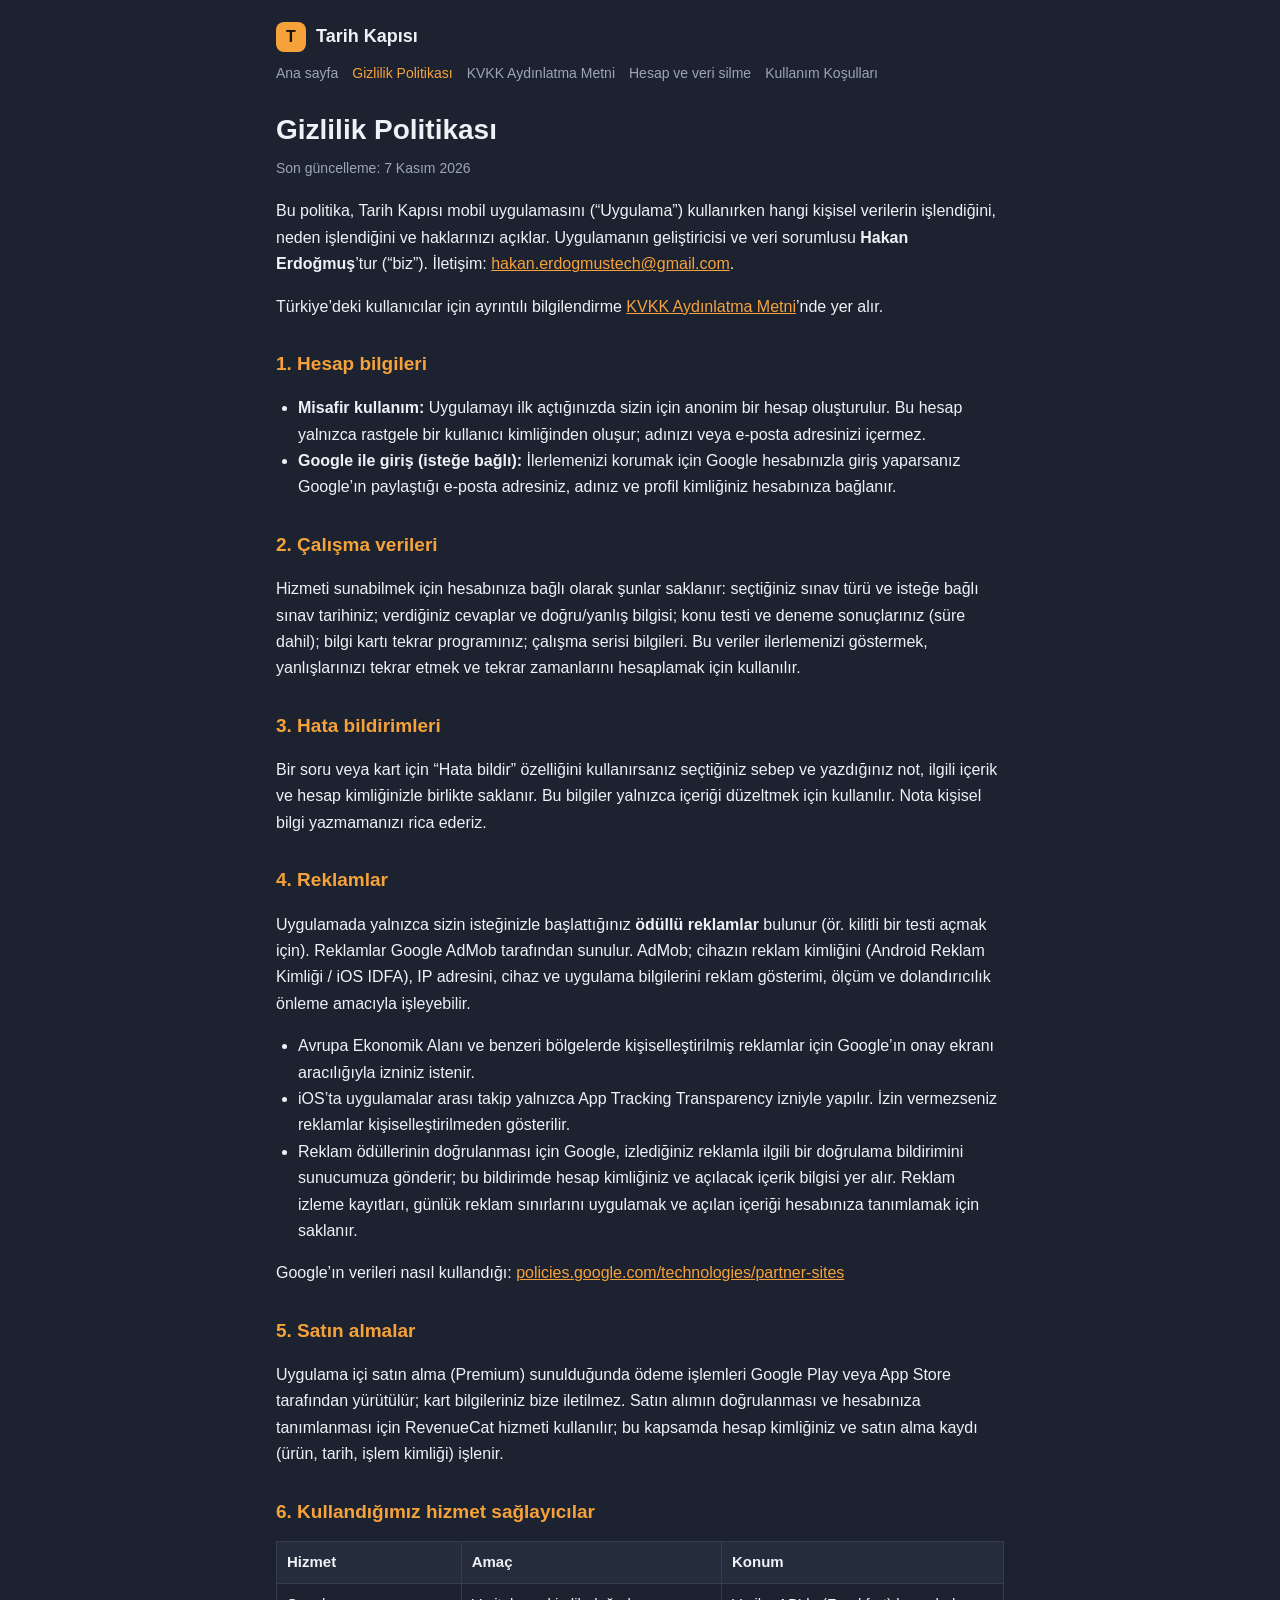
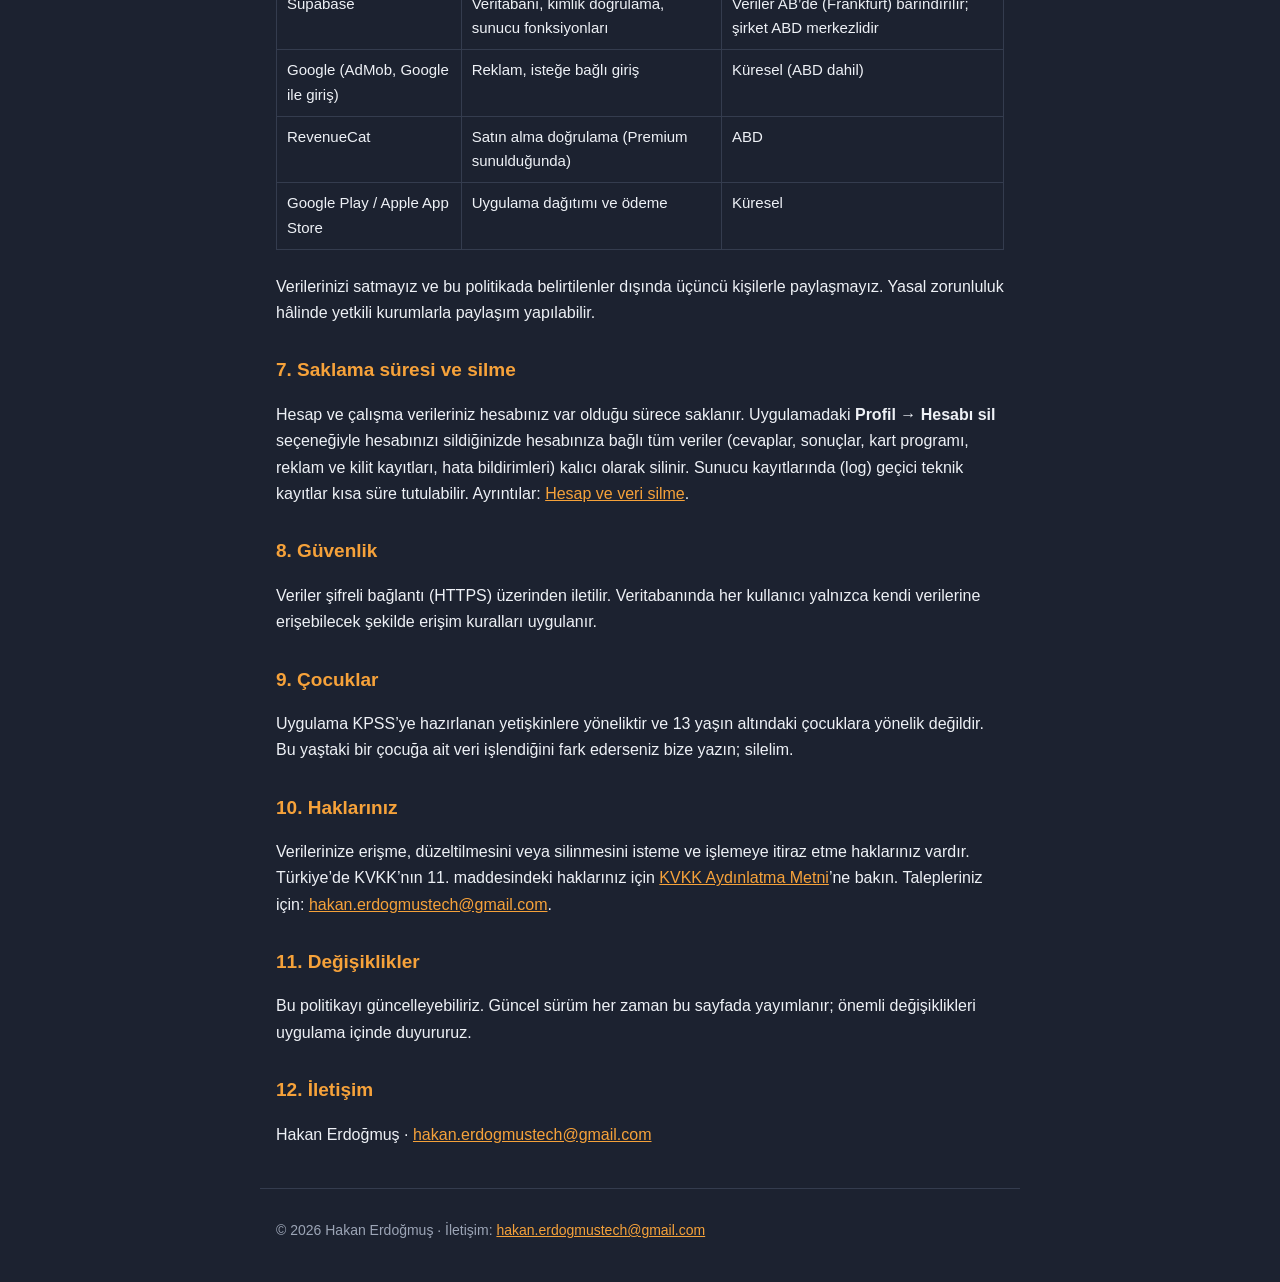
<file: tarih-kapisi/gizlilik.html>
<!doctype html>
<html lang="tr">
<head>
<meta charset="utf-8">
<meta name="viewport" content="width=device-width, initial-scale=1">
<title>Gizlilik Politikası – Tarih Kapısı</title>
<meta name="description" content="Tarih Kapısı gizlilik politikası">
<link rel="stylesheet" href="style.css">
</head>
<body>
<header><span class="logo">T</span><a href="index.html">Tarih Kapısı</a></header>
<nav>
  <a href="index.html">Ana sayfa</a>
  <a href="gizlilik.html" aria-current="page">Gizlilik Politikası</a>
  <a href="kvkk.html">KVKK Aydınlatma Metni</a>
  <a href="hesap-silme.html">Hesap ve veri silme</a>
  <a href="kullanim-kosullari.html">Kullanım Koşulları</a>
</nav>
<main>

<h1>Gizlilik Politikası</h1>
<p class="updated">Son güncelleme: 7 Kasım 2026</p>
<p>Bu politika, Tarih Kapısı mobil uygulamasını (“Uygulama”) kullanırken hangi kişisel verilerin işlendiğini, neden işlendiğini ve haklarınızı açıklar. Uygulamanın geliştiricisi ve veri sorumlusu <strong>Hakan Erdoğmuş</strong>’tur (“biz”). İletişim: <a href="mailto:hakan.erdogmustech@gmail.com">hakan.erdogmustech@gmail.com</a>.</p>
<p>Türkiye’deki kullanıcılar için ayrıntılı bilgilendirme <a href="kvkk.html">KVKK Aydınlatma Metni</a>’nde yer alır.</p>

<h2>1. Hesap bilgileri</h2>
<ul>
<li><strong>Misafir kullanım:</strong> Uygulamayı ilk açtığınızda sizin için anonim bir hesap oluşturulur. Bu hesap yalnızca rastgele bir kullanıcı kimliğinden oluşur; adınızı veya e-posta adresinizi içermez.</li>
<li><strong>Google ile giriş (isteğe bağlı):</strong> İlerlemenizi korumak için Google hesabınızla giriş yaparsanız Google’ın paylaştığı e-posta adresiniz, adınız ve profil kimliğiniz hesabınıza bağlanır.</li>
</ul>

<h2>2. Çalışma verileri</h2>
<p>Hizmeti sunabilmek için hesabınıza bağlı olarak şunlar saklanır: seçtiğiniz sınav türü ve isteğe bağlı sınav tarihiniz; verdiğiniz cevaplar ve doğru/yanlış bilgisi; konu testi ve deneme sonuçlarınız (süre dahil); bilgi kartı tekrar programınız; çalışma serisi bilgileri. Bu veriler ilerlemenizi göstermek, yanlışlarınızı tekrar etmek ve tekrar zamanlarını hesaplamak için kullanılır.</p>

<h2>3. Hata bildirimleri</h2>
<p>Bir soru veya kart için “Hata bildir” özelliğini kullanırsanız seçtiğiniz sebep ve yazdığınız not, ilgili içerik ve hesap kimliğinizle birlikte saklanır. Bu bilgiler yalnızca içeriği düzeltmek için kullanılır. Nota kişisel bilgi yazmamanızı rica ederiz.</p>

<h2>4. Reklamlar</h2>
<p>Uygulamada yalnızca sizin isteğinizle başlattığınız <strong>ödüllü reklamlar</strong> bulunur (ör. kilitli bir testi açmak için). Reklamlar Google AdMob tarafından sunulur. AdMob; cihazın reklam kimliğini (Android Reklam Kimliği / iOS IDFA), IP adresini, cihaz ve uygulama bilgilerini reklam gösterimi, ölçüm ve dolandırıcılık önleme amacıyla işleyebilir.</p>
<ul>
<li>Avrupa Ekonomik Alanı ve benzeri bölgelerde kişiselleştirilmiş reklamlar için Google’ın onay ekranı aracılığıyla izniniz istenir.</li>
<li>iOS’ta uygulamalar arası takip yalnızca App Tracking Transparency izniyle yapılır. İzin vermezseniz reklamlar kişiselleştirilmeden gösterilir.</li>
<li>Reklam ödüllerinin doğrulanması için Google, izlediğiniz reklamla ilgili bir doğrulama bildirimini sunucumuza gönderir; bu bildirimde hesap kimliğiniz ve açılacak içerik bilgisi yer alır. Reklam izleme kayıtları, günlük reklam sınırlarını uygulamak ve açılan içeriği hesabınıza tanımlamak için saklanır.</li>
</ul>
<p>Google’ın verileri nasıl kullandığı: <a href="https://policies.google.com/technologies/partner-sites" rel="noopener">policies.google.com/technologies/partner-sites</a></p>

<h2>5. Satın almalar</h2>
<p>Uygulama içi satın alma (Premium) sunulduğunda ödeme işlemleri Google Play veya App Store tarafından yürütülür; kart bilgileriniz bize iletilmez. Satın alımın doğrulanması ve hesabınıza tanımlanması için RevenueCat hizmeti kullanılır; bu kapsamda hesap kimliğiniz ve satın alma kaydı (ürün, tarih, işlem kimliği) işlenir.</p>

<h2>6. Kullandığımız hizmet sağlayıcılar</h2>
<div class="scroll"><table>
<tr><th>Hizmet</th><th>Amaç</th><th>Konum</th></tr>
<tr><td>Supabase</td><td>Veritabanı, kimlik doğrulama, sunucu fonksiyonları</td><td>Veriler AB’de (Frankfurt) barındırılır; şirket ABD merkezlidir</td></tr>
<tr><td>Google (AdMob, Google ile giriş)</td><td>Reklam, isteğe bağlı giriş</td><td>Küresel (ABD dahil)</td></tr>
<tr><td>RevenueCat</td><td>Satın alma doğrulama (Premium sunulduğunda)</td><td>ABD</td></tr>
<tr><td>Google Play / Apple App Store</td><td>Uygulama dağıtımı ve ödeme</td><td>Küresel</td></tr>
</table></div>
<p>Verilerinizi satmayız ve bu politikada belirtilenler dışında üçüncü kişilerle paylaşmayız. Yasal zorunluluk hâlinde yetkili kurumlarla paylaşım yapılabilir.</p>

<h2>7. Saklama süresi ve silme</h2>
<p>Hesap ve çalışma verileriniz hesabınız var olduğu sürece saklanır. Uygulamadaki <strong>Profil → Hesabı sil</strong> seçeneğiyle hesabınızı sildiğinizde hesabınıza bağlı tüm veriler (cevaplar, sonuçlar, kart programı, reklam ve kilit kayıtları, hata bildirimleri) kalıcı olarak silinir. Sunucu kayıtlarında (log) geçici teknik kayıtlar kısa süre tutulabilir. Ayrıntılar: <a href="hesap-silme.html">Hesap ve veri silme</a>.</p>

<h2>8. Güvenlik</h2>
<p>Veriler şifreli bağlantı (HTTPS) üzerinden iletilir. Veritabanında her kullanıcı yalnızca kendi verilerine erişebilecek şekilde erişim kuralları uygulanır.</p>

<h2>9. Çocuklar</h2>
<p>Uygulama KPSS’ye hazırlanan yetişkinlere yöneliktir ve 13 yaşın altındaki çocuklara yönelik değildir. Bu yaştaki bir çocuğa ait veri işlendiğini fark ederseniz bize yazın; silelim.</p>

<h2>10. Haklarınız</h2>
<p>Verilerinize erişme, düzeltilmesini veya silinmesini isteme ve işlemeye itiraz etme haklarınız vardır. Türkiye’de KVKK’nın 11. maddesindeki haklarınız için <a href="kvkk.html">KVKK Aydınlatma Metni</a>’ne bakın. Talepleriniz için: <a href="mailto:hakan.erdogmustech@gmail.com">hakan.erdogmustech@gmail.com</a>.</p>

<h2>11. Değişiklikler</h2>
<p>Bu politikayı güncelleyebiliriz. Güncel sürüm her zaman bu sayfada yayımlanır; önemli değişiklikleri uygulama içinde duyururuz.</p>

<h2>12. İletişim</h2>
<p>Hakan Erdoğmuş · <a href="mailto:hakan.erdogmustech@gmail.com">hakan.erdogmustech@gmail.com</a></p>
</main>
<footer>© 2026 Hakan Erdoğmuş · İletişim: <a href="mailto:hakan.erdogmustech@gmail.com">hakan.erdogmustech@gmail.com</a></footer>
</body>
</html>
</file>
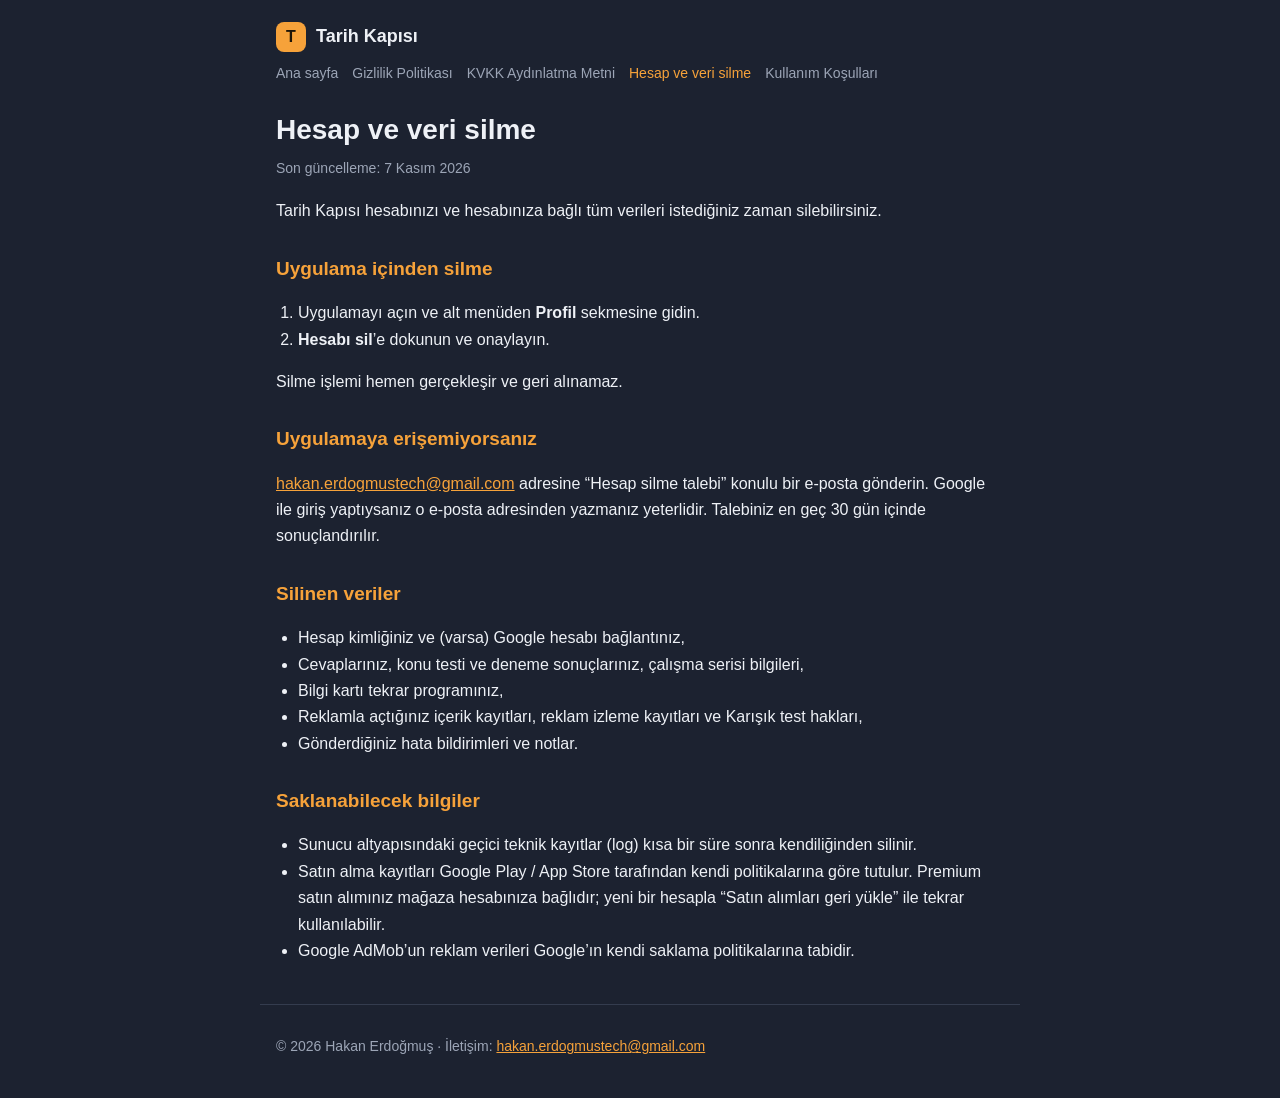
<file: tarih-kapisi/hesap-silme.html>
<!doctype html>
<html lang="tr">
<head>
<meta charset="utf-8">
<meta name="viewport" content="width=device-width, initial-scale=1">
<title>Hesap ve veri silme – Tarih Kapısı</title>
<meta name="description" content="Tarih Kapısı hesap ve veri silme">
<link rel="stylesheet" href="style.css">
</head>
<body>
<header><span class="logo">T</span><a href="index.html">Tarih Kapısı</a></header>
<nav>
  <a href="index.html">Ana sayfa</a>
  <a href="gizlilik.html">Gizlilik Politikası</a>
  <a href="kvkk.html">KVKK Aydınlatma Metni</a>
  <a href="hesap-silme.html" aria-current="page">Hesap ve veri silme</a>
  <a href="kullanim-kosullari.html">Kullanım Koşulları</a>
</nav>
<main>

<h1>Hesap ve veri silme</h1>
<p class="updated">Son güncelleme: 7 Kasım 2026</p>
<p>Tarih Kapısı hesabınızı ve hesabınıza bağlı tüm verileri istediğiniz zaman silebilirsiniz.</p>

<h2>Uygulama içinden silme</h2>
<ol>
<li>Uygulamayı açın ve alt menüden <strong>Profil</strong> sekmesine gidin.</li>
<li><strong>Hesabı sil</strong>’e dokunun ve onaylayın.</li>
</ol>
<p>Silme işlemi hemen gerçekleşir ve geri alınamaz.</p>

<h2>Uygulamaya erişemiyorsanız</h2>
<p><a href="mailto:hakan.erdogmustech@gmail.com">hakan.erdogmustech@gmail.com</a> adresine “Hesap silme talebi” konulu bir e-posta gönderin. Google ile giriş yaptıysanız o e-posta adresinden yazmanız yeterlidir. Talebiniz en geç 30 gün içinde sonuçlandırılır.</p>

<h2>Silinen veriler</h2>
<ul>
<li>Hesap kimliğiniz ve (varsa) Google hesabı bağlantınız,</li>
<li>Cevaplarınız, konu testi ve deneme sonuçlarınız, çalışma serisi bilgileri,</li>
<li>Bilgi kartı tekrar programınız,</li>
<li>Reklamla açtığınız içerik kayıtları, reklam izleme kayıtları ve Karışık test hakları,</li>
<li>Gönderdiğiniz hata bildirimleri ve notlar.</li>
</ul>

<h2>Saklanabilecek bilgiler</h2>
<ul>
<li>Sunucu altyapısındaki geçici teknik kayıtlar (log) kısa bir süre sonra kendiliğinden silinir.</li>
<li>Satın alma kayıtları Google Play / App Store tarafından kendi politikalarına göre tutulur. Premium satın alımınız mağaza hesabınıza bağlıdır; yeni bir hesapla “Satın alımları geri yükle” ile tekrar kullanılabilir.</li>
<li>Google AdMob’un reklam verileri Google’ın kendi saklama politikalarına tabidir.</li>
</ul>
</main>
<footer>© 2026 Hakan Erdoğmuş · İletişim: <a href="mailto:hakan.erdogmustech@gmail.com">hakan.erdogmustech@gmail.com</a></footer>
</body>
</html>
</file>
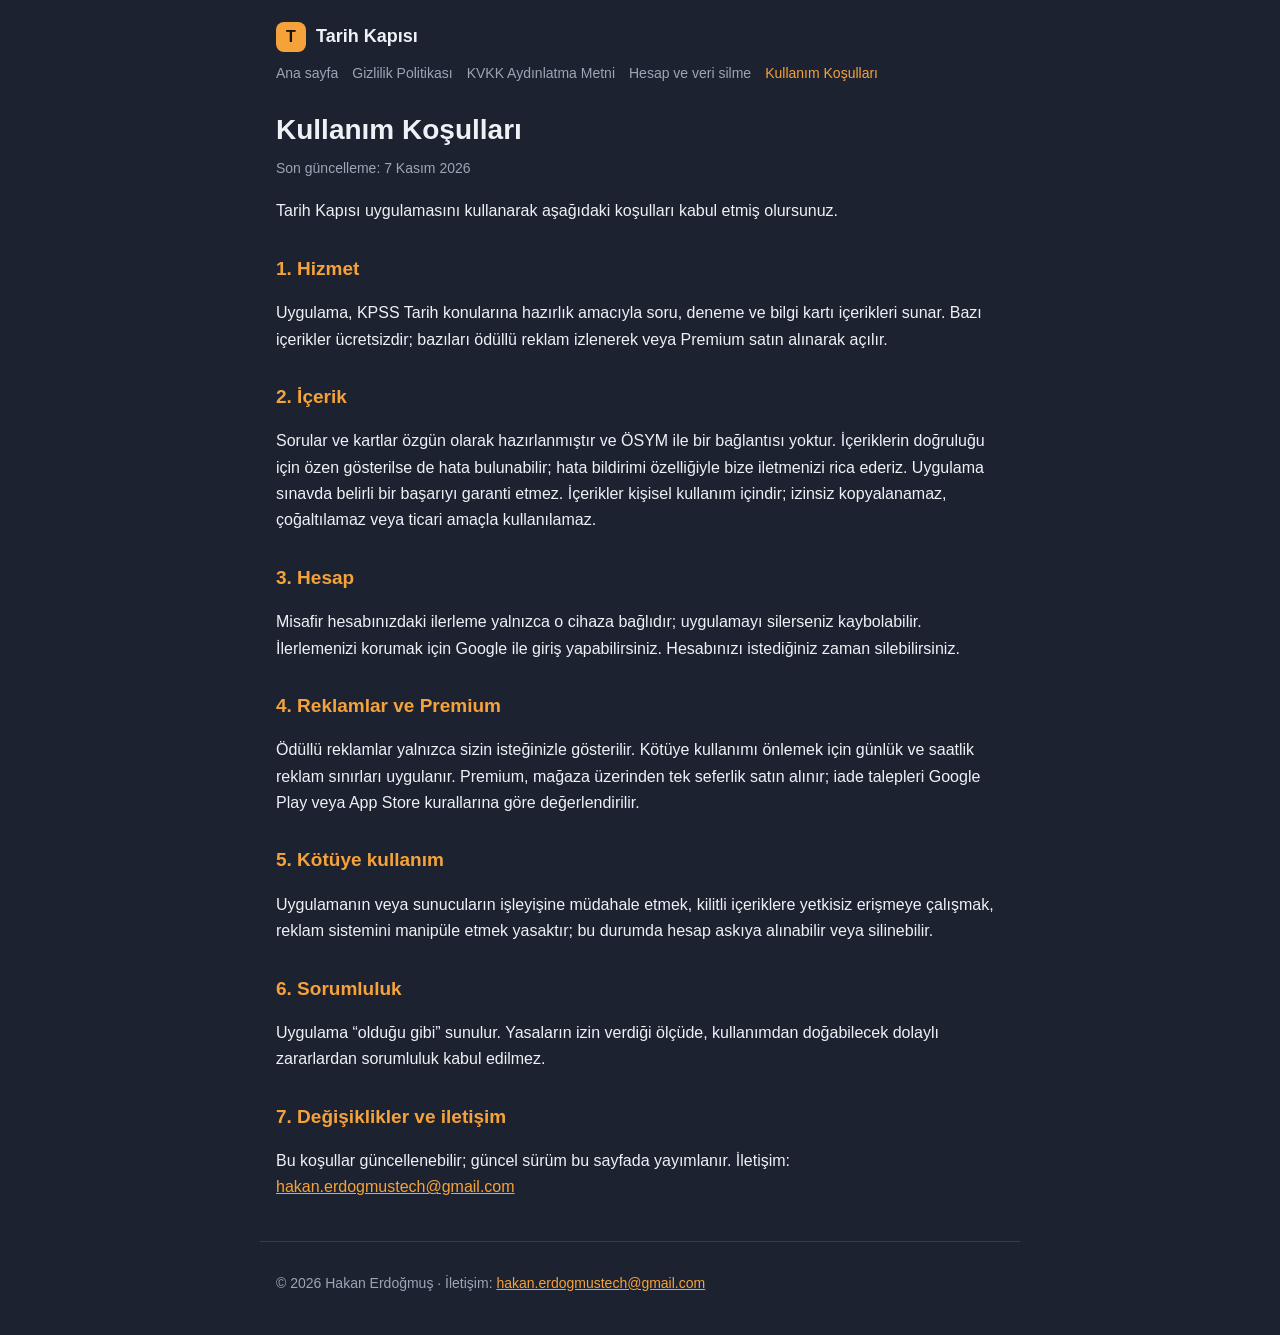
<file: tarih-kapisi/kullanim-kosullari.html>
<!doctype html>
<html lang="tr">
<head>
<meta charset="utf-8">
<meta name="viewport" content="width=device-width, initial-scale=1">
<title>Kullanım Koşulları – Tarih Kapısı</title>
<meta name="description" content="Tarih Kapısı kullanım koşulları">
<link rel="stylesheet" href="style.css">
</head>
<body>
<header><span class="logo">T</span><a href="index.html">Tarih Kapısı</a></header>
<nav>
  <a href="index.html">Ana sayfa</a>
  <a href="gizlilik.html">Gizlilik Politikası</a>
  <a href="kvkk.html">KVKK Aydınlatma Metni</a>
  <a href="hesap-silme.html">Hesap ve veri silme</a>
  <a href="kullanim-kosullari.html" aria-current="page">Kullanım Koşulları</a>
</nav>
<main>

<h1>Kullanım Koşulları</h1>
<p class="updated">Son güncelleme: 7 Kasım 2026</p>
<p>Tarih Kapısı uygulamasını kullanarak aşağıdaki koşulları kabul etmiş olursunuz.</p>

<h2>1. Hizmet</h2>
<p>Uygulama, KPSS Tarih konularına hazırlık amacıyla soru, deneme ve bilgi kartı içerikleri sunar. Bazı içerikler ücretsizdir; bazıları ödüllü reklam izlenerek veya Premium satın alınarak açılır.</p>

<h2>2. İçerik</h2>
<p>Sorular ve kartlar özgün olarak hazırlanmıştır ve ÖSYM ile bir bağlantısı yoktur. İçeriklerin doğruluğu için özen gösterilse de hata bulunabilir; hata bildirimi özelliğiyle bize iletmenizi rica ederiz. Uygulama sınavda belirli bir başarıyı garanti etmez. İçerikler kişisel kullanım içindir; izinsiz kopyalanamaz, çoğaltılamaz veya ticari amaçla kullanılamaz.</p>

<h2>3. Hesap</h2>
<p>Misafir hesabınızdaki ilerleme yalnızca o cihaza bağlıdır; uygulamayı silerseniz kaybolabilir. İlerlemenizi korumak için Google ile giriş yapabilirsiniz. Hesabınızı istediğiniz zaman silebilirsiniz.</p>

<h2>4. Reklamlar ve Premium</h2>
<p>Ödüllü reklamlar yalnızca sizin isteğinizle gösterilir. Kötüye kullanımı önlemek için günlük ve saatlik reklam sınırları uygulanır. Premium, mağaza üzerinden tek seferlik satın alınır; iade talepleri Google Play veya App Store kurallarına göre değerlendirilir.</p>

<h2>5. Kötüye kullanım</h2>
<p>Uygulamanın veya sunucuların işleyişine müdahale etmek, kilitli içeriklere yetkisiz erişmeye çalışmak, reklam sistemini manipüle etmek yasaktır; bu durumda hesap askıya alınabilir veya silinebilir.</p>

<h2>6. Sorumluluk</h2>
<p>Uygulama “olduğu gibi” sunulur. Yasaların izin verdiği ölçüde, kullanımdan doğabilecek dolaylı zararlardan sorumluluk kabul edilmez.</p>

<h2>7. Değişiklikler ve iletişim</h2>
<p>Bu koşullar güncellenebilir; güncel sürüm bu sayfada yayımlanır. İletişim: <a href="mailto:hakan.erdogmustech@gmail.com">hakan.erdogmustech@gmail.com</a></p>
</main>
<footer>© 2026 Hakan Erdoğmuş · İletişim: <a href="mailto:hakan.erdogmustech@gmail.com">hakan.erdogmustech@gmail.com</a></footer>
</body>
</html>
</file>
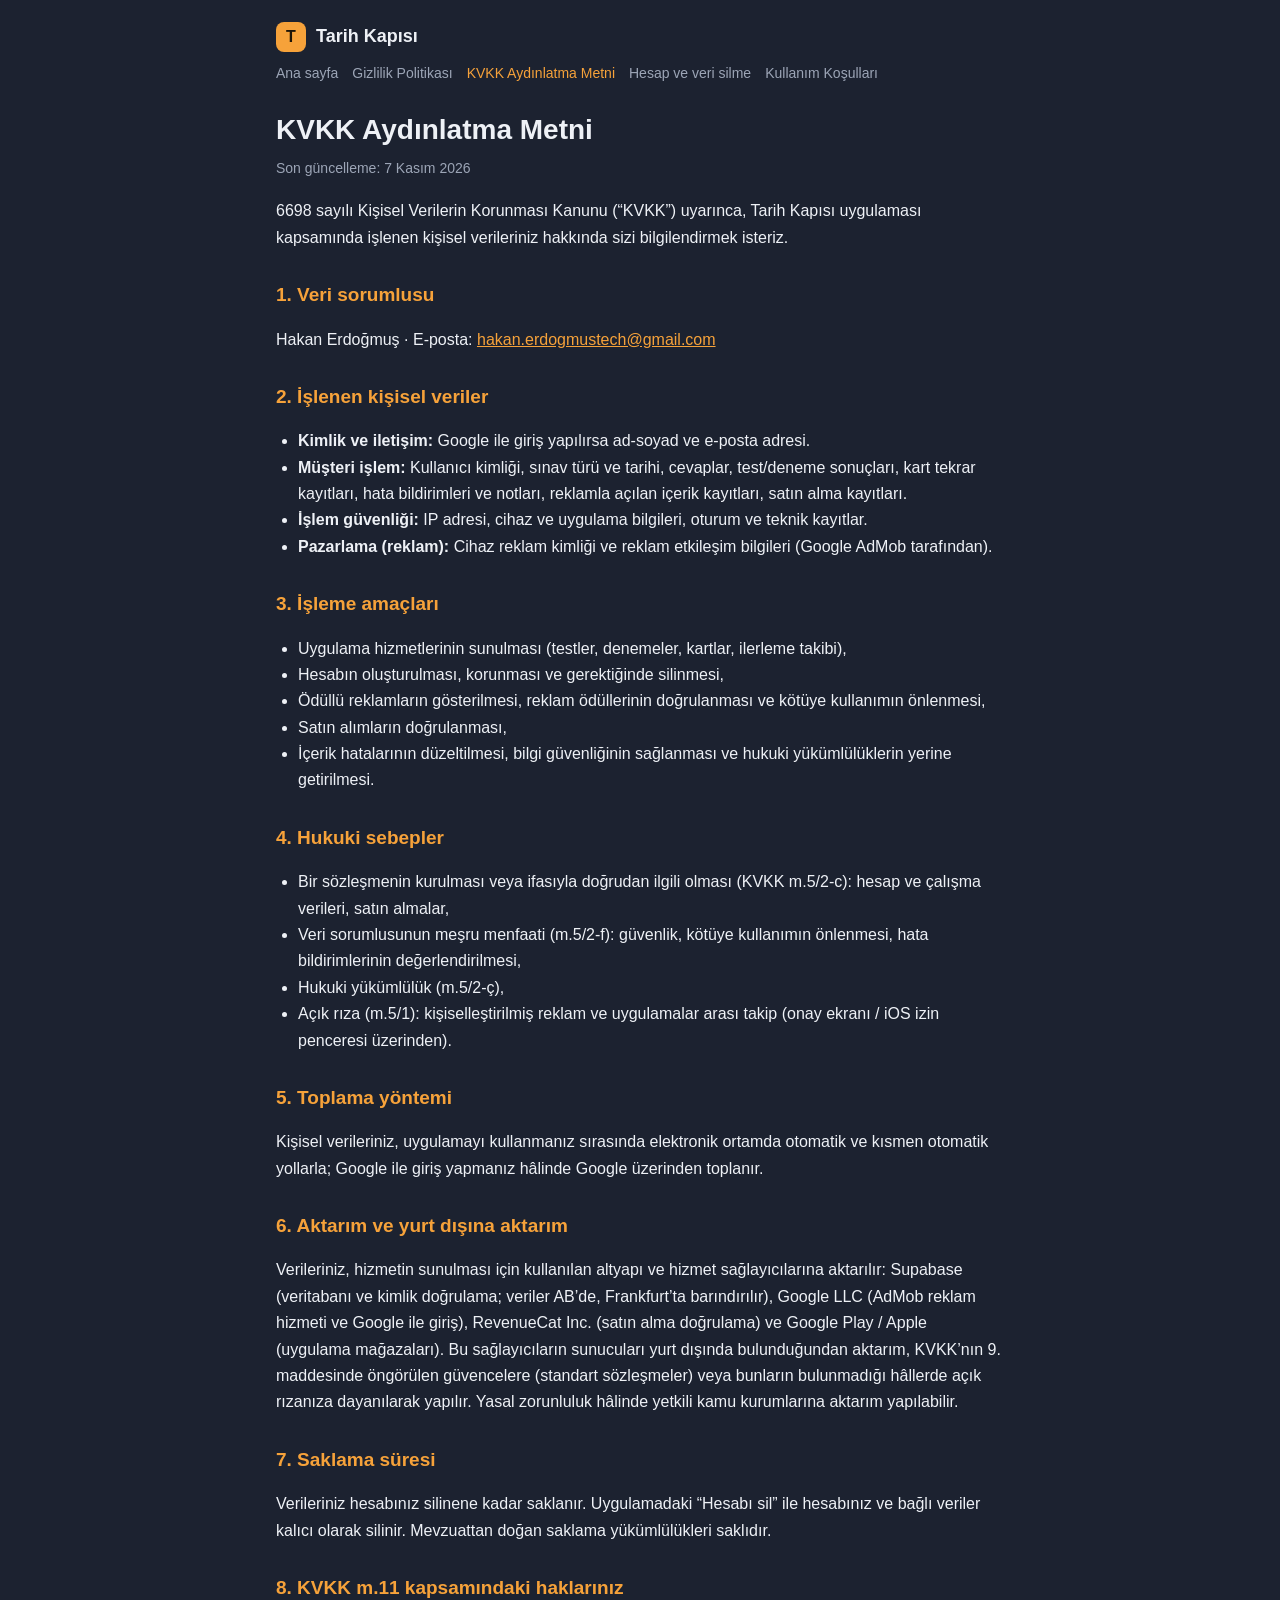
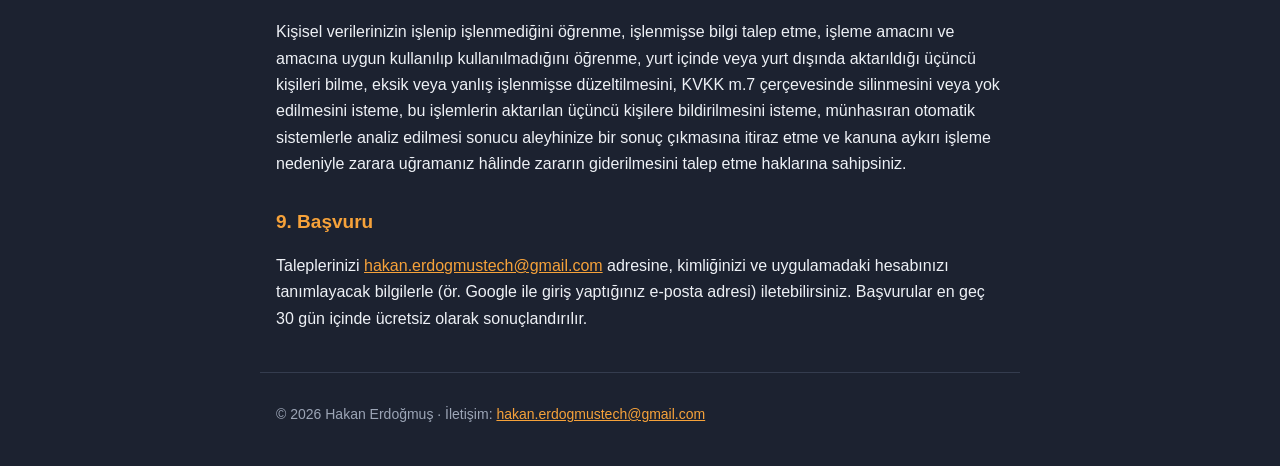
<file: tarih-kapisi/kvkk.html>
<!doctype html>
<html lang="tr">
<head>
<meta charset="utf-8">
<meta name="viewport" content="width=device-width, initial-scale=1">
<title>KVKK Aydınlatma Metni – Tarih Kapısı</title>
<meta name="description" content="Tarih Kapısı KVKK aydınlatma metni">
<link rel="stylesheet" href="style.css">
</head>
<body>
<header><span class="logo">T</span><a href="index.html">Tarih Kapısı</a></header>
<nav>
  <a href="index.html">Ana sayfa</a>
  <a href="gizlilik.html">Gizlilik Politikası</a>
  <a href="kvkk.html" aria-current="page">KVKK Aydınlatma Metni</a>
  <a href="hesap-silme.html">Hesap ve veri silme</a>
  <a href="kullanim-kosullari.html">Kullanım Koşulları</a>
</nav>
<main>

<h1>KVKK Aydınlatma Metni</h1>
<p class="updated">Son güncelleme: 7 Kasım 2026</p>
<p>6698 sayılı Kişisel Verilerin Korunması Kanunu (“KVKK”) uyarınca, Tarih Kapısı uygulaması kapsamında işlenen kişisel verileriniz hakkında sizi bilgilendirmek isteriz.</p>

<h2>1. Veri sorumlusu</h2>
<p>Hakan Erdoğmuş · E-posta: <a href="mailto:hakan.erdogmustech@gmail.com">hakan.erdogmustech@gmail.com</a></p>

<h2>2. İşlenen kişisel veriler</h2>
<ul>
<li><strong>Kimlik ve iletişim:</strong> Google ile giriş yapılırsa ad-soyad ve e-posta adresi.</li>
<li><strong>Müşteri işlem:</strong> Kullanıcı kimliği, sınav türü ve tarihi, cevaplar, test/deneme sonuçları, kart tekrar kayıtları, hata bildirimleri ve notları, reklamla açılan içerik kayıtları, satın alma kayıtları.</li>
<li><strong>İşlem güvenliği:</strong> IP adresi, cihaz ve uygulama bilgileri, oturum ve teknik kayıtlar.</li>
<li><strong>Pazarlama (reklam):</strong> Cihaz reklam kimliği ve reklam etkileşim bilgileri (Google AdMob tarafından).</li>
</ul>

<h2>3. İşleme amaçları</h2>
<ul>
<li>Uygulama hizmetlerinin sunulması (testler, denemeler, kartlar, ilerleme takibi),</li>
<li>Hesabın oluşturulması, korunması ve gerektiğinde silinmesi,</li>
<li>Ödüllü reklamların gösterilmesi, reklam ödüllerinin doğrulanması ve kötüye kullanımın önlenmesi,</li>
<li>Satın alımların doğrulanması,</li>
<li>İçerik hatalarının düzeltilmesi, bilgi güvenliğinin sağlanması ve hukuki yükümlülüklerin yerine getirilmesi.</li>
</ul>

<h2>4. Hukuki sebepler</h2>
<ul>
<li>Bir sözleşmenin kurulması veya ifasıyla doğrudan ilgili olması (KVKK m.5/2-c): hesap ve çalışma verileri, satın almalar,</li>
<li>Veri sorumlusunun meşru menfaati (m.5/2-f): güvenlik, kötüye kullanımın önlenmesi, hata bildirimlerinin değerlendirilmesi,</li>
<li>Hukuki yükümlülük (m.5/2-ç),</li>
<li>Açık rıza (m.5/1): kişiselleştirilmiş reklam ve uygulamalar arası takip (onay ekranı / iOS izin penceresi üzerinden).</li>
</ul>

<h2>5. Toplama yöntemi</h2>
<p>Kişisel verileriniz, uygulamayı kullanmanız sırasında elektronik ortamda otomatik ve kısmen otomatik yollarla; Google ile giriş yapmanız hâlinde Google üzerinden toplanır.</p>

<h2>6. Aktarım ve yurt dışına aktarım</h2>
<p>Verileriniz, hizmetin sunulması için kullanılan altyapı ve hizmet sağlayıcılarına aktarılır: Supabase (veritabanı ve kimlik doğrulama; veriler AB’de, Frankfurt’ta barındırılır), Google LLC (AdMob reklam hizmeti ve Google ile giriş), RevenueCat Inc. (satın alma doğrulama) ve Google Play / Apple (uygulama mağazaları). Bu sağlayıcıların sunucuları yurt dışında bulunduğundan aktarım, KVKK’nın 9. maddesinde öngörülen güvencelere (standart sözleşmeler) veya bunların bulunmadığı hâllerde açık rızanıza dayanılarak yapılır. Yasal zorunluluk hâlinde yetkili kamu kurumlarına aktarım yapılabilir.</p>

<h2>7. Saklama süresi</h2>
<p>Verileriniz hesabınız silinene kadar saklanır. Uygulamadaki “Hesabı sil” ile hesabınız ve bağlı veriler kalıcı olarak silinir. Mevzuattan doğan saklama yükümlülükleri saklıdır.</p>

<h2>8. KVKK m.11 kapsamındaki haklarınız</h2>
<p>Kişisel verilerinizin işlenip işlenmediğini öğrenme, işlenmişse bilgi talep etme, işleme amacını ve amacına uygun kullanılıp kullanılmadığını öğrenme, yurt içinde veya yurt dışında aktarıldığı üçüncü kişileri bilme, eksik veya yanlış işlenmişse düzeltilmesini, KVKK m.7 çerçevesinde silinmesini veya yok edilmesini isteme, bu işlemlerin aktarılan üçüncü kişilere bildirilmesini isteme, münhasıran otomatik sistemlerle analiz edilmesi sonucu aleyhinize bir sonuç çıkmasına itiraz etme ve kanuna aykırı işleme nedeniyle zarara uğramanız hâlinde zararın giderilmesini talep etme haklarına sahipsiniz.</p>

<h2>9. Başvuru</h2>
<p>Taleplerinizi <a href="mailto:hakan.erdogmustech@gmail.com">hakan.erdogmustech@gmail.com</a> adresine, kimliğinizi ve uygulamadaki hesabınızı tanımlayacak bilgilerle (ör. Google ile giriş yaptığınız e-posta adresi) iletebilirsiniz. Başvurular en geç 30 gün içinde ücretsiz olarak sonuçlandırılır.</p>
</main>
<footer>© 2026 Hakan Erdoğmuş · İletişim: <a href="mailto:hakan.erdogmustech@gmail.com">hakan.erdogmustech@gmail.com</a></footer>
</body>
</html>
</file>
<file: depo-yonetim/style.css>
:root {
  --bg: #F4F6FA;
  --card: #FFFFFF;
  --text: #1A1D23;
  --muted: #5B6270;
  --border: #E1E5EC;
  --primary: #0D47A1;
  --primary-tint: #E8EFFA;
  --accent: #EF6C00;
}
@media (prefers-color-scheme: dark) {
  :root {
    --bg: #0F1217;
    --card: #181C23;
    --text: #E8EAED;
    --muted: #A0A7B4;
    --border: #2A303A;
    --primary: #8AB4F8;
    --primary-tint: #1C2A40;
    --accent: #FFA54F;
  }
}
* { box-sizing: border-box; }
html { -webkit-text-size-adjust: 100%; }
body {
  margin: 0;
  background: var(--bg);
  color: var(--text);
  font: 16px/1.65 -apple-system, BlinkMacSystemFont, "Segoe UI", Roboto, "Helvetica Neue", Arial, sans-serif;
}
.wrap { max-width: 760px; margin: 0 auto; padding: 24px 16px 64px; }
header.top {
  display: flex; align-items: center; gap: 12px; flex-wrap: wrap;
  margin-bottom: 20px;
}
header.top .brand { display: flex; align-items: center; gap: 10px; text-decoration: none; color: var(--text); font-weight: 700; font-size: 18px; }
header.top .brand .logo {
  width: 36px; height: 36px; border-radius: 10px; background: var(--primary);
  display: grid; place-items: center; color: #fff; font-size: 18px;
}
@media (prefers-color-scheme: dark) { header.top .brand .logo { color: #0F1217; } }
.lang { margin-left: auto; display: flex; gap: 6px; }
.lang button {
  font: inherit; font-size: 14px; font-weight: 600; cursor: pointer;
  padding: 6px 12px; border-radius: 999px; border: 1px solid var(--border);
  background: var(--card); color: var(--muted);
}
.lang button[aria-pressed="true"] { background: var(--primary); border-color: var(--primary); color: var(--card); }
.card {
  background: var(--card); border: 1px solid var(--border); border-radius: 16px;
  padding: 24px 20px; margin-bottom: 16px;
}
h1 { font-size: 26px; line-height: 1.25; margin: 0 0 4px; }
h2 { font-size: 19px; margin: 28px 0 8px; }
h2:first-of-type { margin-top: 20px; }
p, li { color: var(--text); }
.meta { color: var(--muted); font-size: 14px; margin: 0 0 8px; }
ul, ol { padding-left: 22px; }
li { margin: 4px 0; }
a { color: var(--primary); }
.note {
  background: var(--primary-tint); border-radius: 12px; padding: 14px 16px; margin: 16px 0;
}
.links { list-style: none; padding: 0; margin: 0; }
.links li { margin: 0; border-top: 1px solid var(--border); }
.links li:first-child { border-top: 0; }
.links a { display: block; padding: 14px 4px; text-decoration: none; font-weight: 600; }
.links a span { display: block; font-weight: 400; color: var(--muted); font-size: 14px; }
table { width: 100%; border-collapse: collapse; font-size: 15px; margin: 8px 0; }
th, td { text-align: left; padding: 8px 6px; border-top: 1px solid var(--border); vertical-align: top; }
th { color: var(--muted); font-weight: 600; font-size: 13px; }
footer { color: var(--muted); font-size: 14px; text-align: center; margin-top: 24px; }
/* Dil seçimi: JavaScript yoksa iki dil de görünür */
.js [lang="en"].section, .js [lang="tr"].section { display: none; }
.js.show-tr [lang="tr"].section, .js.show-en [lang="en"].section { display: block; }
</file>
<file: tarih-kapisi/style.css>
:root{--bg:#1C2230;--surface:#252C3B;--border:#343C4E;--text:#EEF1F6;--muted:#9CA5B6;--accent:#F6A23A}
*{box-sizing:border-box}
body{margin:0;background:var(--bg);color:var(--text);font:16px/1.65 -apple-system,BlinkMacSystemFont,"Segoe UI",Roboto,sans-serif}
header,main,footer{max-width:760px;margin:0 auto;padding:0 16px}
header{display:flex;align-items:center;gap:10px;padding-top:22px;padding-bottom:6px}
header a{color:var(--text);text-decoration:none;font-weight:700;font-size:18px}
header .logo{width:30px;height:30px;border-radius:8px;background:var(--accent);color:#1C1407;display:grid;place-items:center;font-weight:800}
nav{max-width:760px;margin:0 auto;padding:4px 16px 0;display:flex;flex-wrap:wrap;gap:14px;font-size:14px}
nav a{color:var(--muted);text-decoration:none}nav a:hover,nav a[aria-current]{color:var(--accent)}
h1{font-size:28px;margin:22px 0 4px}h2{font-size:19px;margin:28px 0 6px;color:var(--accent)}
.updated{color:var(--muted);font-size:14px;margin:0 0 18px}
a{color:var(--accent)}
.card{background:var(--surface);border:1px solid var(--border);border-radius:14px;padding:16px 18px;margin:14px 0}
table{width:100%;border-collapse:collapse;font-size:15px;margin:8px 0}
th,td{border:1px solid var(--border);padding:8px 10px;text-align:left;vertical-align:top}
th{background:var(--surface)}
.scroll{overflow-x:auto}
ul,ol{padding-left:22px}
footer{color:var(--muted);font-size:14px;padding-top:30px;padding-bottom:40px;border-top:1px solid var(--border);margin-top:40px}
</file>
